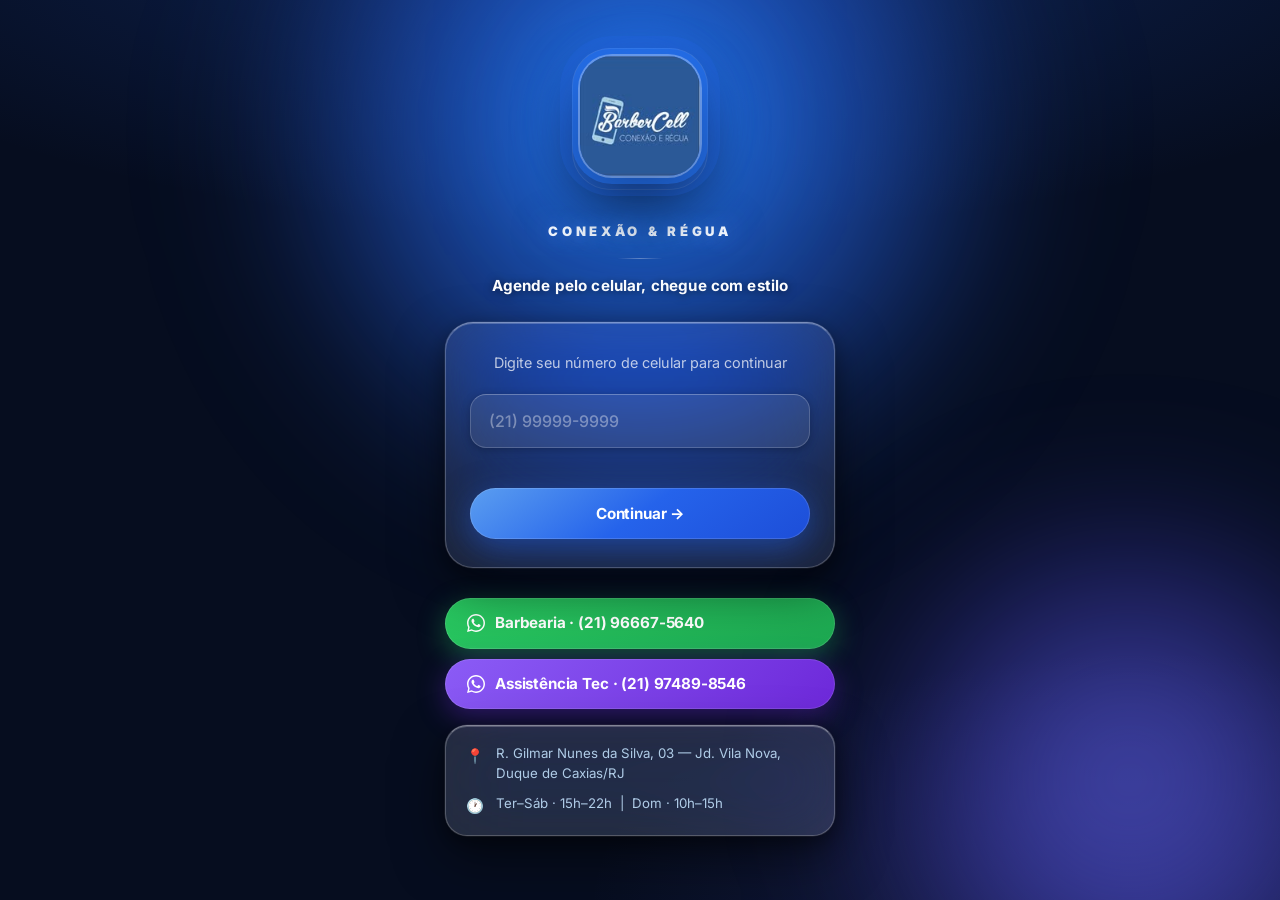
<file: index.html>
<!DOCTYPE html>
<html lang="pt-BR">
<head>
  <meta charset="UTF-8" />
  <meta name="viewport" content="width=device-width, initial-scale=1.0" />
  <title>BarberCell — Conexão & Régua</title>
  <link rel="stylesheet" href="style.css" />
  <link rel="preconnect" href="https://fonts.googleapis.com" />
  <link href="https://fonts.googleapis.com/css2?family=Inter:wght@300;400;500;600;700&display=swap" rel="stylesheet" />
</head>
<body class="home-page">

  <!-- Splash Screen (primeiro acesso) -->
  <div class="splash-screen" id="splash-screen">
    <div class="splash-logo-wrap">
      <img src="logo.jpg" alt="BarberCell" class="splash-logo" />
    </div>
    <p class="splash-slogan">BarberCell</p>
    <p class="splash-sub">Conexão &amp; Régua</p>
    <div class="splash-bar-wrap">
      <div class="splash-bar" id="splash-bar"></div>
    </div>
  </div>

  <div class="home-container">

    <!-- Logo -->
    <div class="hero">
      <div class="hero-logo">
        <img src="logo.jpg" alt="BarberCell" class="logo-img" />
      </div>
      <p class="hero-slogan">Conexão & Régua</p>
      <div class="hero-divider"></div>
      <p class="hero-tagline">Agende pelo celular, chegue com estilo</p>
    </div>

    <!-- TELA 1: Digite seu telefone -->
    <div class="entry-card" id="card-phone">
      <p class="entry-desc">Digite seu número de celular para continuar</p>
      <div class="form-group">
        <input type="tel" id="phone-input" placeholder="(21) 99999-9999"
               maxlength="15" autocomplete="tel" />
        <span class="field-error" id="err-phone"></span>
      </div>
      <button class="btn btn-primary btn-full" id="btn-phone">Continuar →</button>
    </div>

    <!-- TELA 1b: Confirmar número -->
    <div class="entry-card hidden" id="card-confirm-phone">
      <div class="welcome-icon">📱</div>
      <h3 class="welcome-title" style="font-size:1.1rem">Este é o seu número?</h3>
      <p class="confirm-phone-display" id="confirm-phone-display"></p>
      <div class="entry-actions">
        <button class="btn btn-outline" id="btn-edit-phone">✎ Editar</button>
        <button class="btn btn-primary" id="btn-confirm-phone">Sim, continuar →</button>
      </div>
    </div>

    <!-- TELA 2: Senha admin -->
    <div class="entry-card hidden" id="card-password">
      <div class="admin-badge">🔐 Área Administrativa</div>
      <p class="entry-desc">Digite a senha para acessar o painel</p>
      <div class="form-group">
        <input type="password" id="password-input" placeholder="Senha"
               autocomplete="current-password" />
        <span class="field-error" id="err-password"></span>
      </div>
      <div class="entry-actions">
        <button class="btn btn-outline" id="btn-back-phone">← Voltar</button>
        <button class="btn btn-primary" id="btn-login">Entrar</button>
      </div>
    </div>

    <!-- TELA 3: Bem-vindo de volta -->
    <div class="entry-card hidden" id="card-welcome">
      <div class="welcome-icon">👋</div>
      <h3 class="welcome-title">Bem-vindo de volta,<br><span id="welcome-name"></span>!</h3>

      <!-- Próximo agendamento (preenchido via JS se houver) -->
      <div class="next-booking-wrap hidden" id="next-booking-wrap">
        <div class="next-booking-card" id="next-booking-card"></div>
      </div>

      <p class="entry-desc" style="margin-top:8px">O que você precisa?</p>
      <div class="choice-grid">
        <button class="choice-btn barber" id="btn-agendar-returning">
          <div class="choice-icon-wrap">✂️</div>
          <strong class="choice-name">Barbearia</strong>
          <span class="choice-desc">Cortes, barba e mais</span>
        </button>
        <button class="choice-btn tech" id="btn-choice-at-welcome">
          <div class="choice-icon-wrap">📱</div>
          <strong class="choice-name">Assistência Técnica</strong>
          <span class="choice-desc">Celulares e eletrônicos</span>
        </button>
      </div>
      <button class="btn btn-secondary btn-full" id="btn-consultar-returning" style="margin-top:10px">🔍 Ver meus agendamentos</button>
      <button class="btn btn-outline btn-full" id="btn-back-welcome" style="margin-top:8px">← Não sou eu</button>
    </div>

    <!-- TELA 4: Novo cliente — cadastro -->
    <div class="entry-card hidden" id="card-register">
      <div class="welcome-icon">👋</div>
      <h3 class="welcome-title">Você é novo por aqui!</h3>
      <p class="entry-desc" style="margin-top:8px">Cadastro rápido — só o seu nome!</p>
      <div class="name-row">
        <div class="form-group">
          <label for="register-nome">Nome</label>
          <input type="text" id="register-nome" placeholder="Ex: Rafael" autocomplete="given-name" />
          <span class="field-error" id="err-register-nome"></span>
        </div>
        <div class="form-group">
          <label for="register-sobrenome">Sobrenome</label>
          <input type="text" id="register-sobrenome" placeholder="Ex: Silva" autocomplete="family-name" />
          <span class="field-error" id="err-register-sobre"></span>
        </div>
      </div>
      <div class="entry-actions">
        <button class="btn btn-outline" id="btn-back-register">← Voltar</button>
        <button class="btn btn-primary" id="btn-register">Cadastrar →</button>
      </div>
    </div>

    <!-- TELA 5: Escolher serviço (novo cliente) -->
    <div class="entry-card hidden" id="card-choose-service">
      <div class="welcome-icon">🏪</div>
      <h3 class="welcome-title">O que você procura?</h3>
      <p class="entry-desc">Escolha o serviço</p>
      <div class="choice-grid">
        <button class="choice-btn barber" id="btn-choice-barbearia">
          <div class="choice-icon-wrap">✂️</div>
          <strong class="choice-name">Barbearia</strong>
          <span class="choice-desc">Cortes, barba e mais</span>
        </button>
        <button class="choice-btn tech" id="btn-choice-assistencia">
          <div class="choice-icon-wrap">📱</div>
          <strong class="choice-name">Assistência Técnica</strong>
          <span class="choice-desc">Celulares e eletrônicos</span>
        </button>
      </div>
    </div>

    <!-- TELA 6: Quem é você? (admin) -->
    <div class="entry-card hidden" id="card-choose-admin">
      <div class="welcome-icon">👤</div>
      <h3 class="welcome-title">Quem é você?</h3>
      <p class="entry-desc">Selecione seu painel</p>
      <div class="choice-grid">
        <button class="choice-btn ana" id="btn-admin-ana">
          <div class="choice-icon-wrap">📱</div>
          <strong class="choice-name">Ana</strong>
          <span class="choice-desc">Assistência Técnica</span>
        </button>
        <button class="choice-btn dammy" id="btn-admin-dammy">
          <div class="choice-icon-wrap">✂️</div>
          <strong class="choice-name">Dammy</strong>
          <span class="choice-desc">Barbearia</span>
        </button>
      </div>
    </div>

    <!-- Botões WhatsApp -->
    <div class="wpp-home-wrap">
      <a class="btn-wpp-home"
         href="https://wa.me/5521966675640?text=Ol%C3%A1!%20Vim%20pelo%20site%20da%20BarberCell%20e%20gostaria%20de%20agendar%20um%20corte%20%E2%9C%82%EF%B8%8F"
         target="_blank" rel="noopener">
        <svg viewBox="0 0 24 24" fill="currentColor" width="18" height="18">
          <path d="M17.472 14.382c-.297-.149-1.758-.867-2.03-.967-.273-.099-.471-.148-.67.15-.197.297-.767.966-.94 1.164-.173.199-.347.223-.644.075-.297-.15-1.255-.463-2.39-1.475-.883-.788-1.48-1.761-1.653-2.059-.173-.297-.018-.458.13-.606.134-.133.298-.347.446-.52.149-.174.198-.298.298-.497.099-.198.05-.371-.025-.52-.075-.149-.669-1.612-.916-2.207-.242-.579-.487-.5-.669-.51-.173-.008-.371-.01-.57-.01-.198 0-.52.074-.792.372-.272.297-1.04 1.016-1.04 2.479 0 1.462 1.065 2.875 1.213 3.074.149.198 2.096 3.2 5.077 4.487.709.306 1.262.489 1.694.625.712.227 1.36.195 1.871.118.571-.085 1.758-.719 2.006-1.413.248-.694.248-1.289.173-1.413-.074-.124-.272-.198-.57-.347z"/>
          <path d="M12 0C5.373 0 0 5.373 0 12c0 2.123.554 4.117 1.526 5.847L.057 23.882l6.195-1.438A11.934 11.934 0 0012 24c6.627 0 12-5.373 12-12S18.627 0 12 0zm0 22c-1.898 0-3.667-.524-5.178-1.432l-.371-.221-3.841.892.921-3.736-.242-.385A9.955 9.955 0 012 12C2 6.477 6.477 2 12 2s10 4.477 10 10-4.477 10-10 10z"/>
        </svg>
        Barbearia · (21) 96667-5640
      </a>
      <a class="btn-wpp-home btn-wpp-at"
         href="https://wa.me/5521974898546?text=Ol%C3%A1%20Ana!%20Vim%20pelo%20site%20da%20BarberCell%20e%20gostaria%20de%20informa%C3%A7%C3%B5es%20sobre%20assist%C3%AAncia%20t%C3%A9cnica%20%F0%9F%93%B1"
         target="_blank" rel="noopener">
        <svg viewBox="0 0 24 24" fill="currentColor" width="18" height="18">
          <path d="M17.472 14.382c-.297-.149-1.758-.867-2.03-.967-.273-.099-.471-.148-.67.15-.197.297-.767.966-.94 1.164-.173.199-.347.223-.644.075-.297-.15-1.255-.463-2.39-1.475-.883-.788-1.48-1.761-1.653-2.059-.173-.297-.018-.458.13-.606.134-.133.298-.347.446-.52.149-.174.198-.298.298-.497.099-.198.05-.371-.025-.52-.075-.149-.669-1.612-.916-2.207-.242-.579-.487-.5-.669-.51-.173-.008-.371-.01-.57-.01-.198 0-.52.074-.792.372-.272.297-1.04 1.016-1.04 2.479 0 1.462 1.065 2.875 1.213 3.074.149.198 2.096 3.2 5.077 4.487.709.306 1.262.489 1.694.625.712.227 1.36.195 1.871.118.571-.085 1.758-.719 2.006-1.413.248-.694.248-1.289.173-1.413-.074-.124-.272-.198-.57-.347z"/>
          <path d="M12 0C5.373 0 0 5.373 0 12c0 2.123.554 4.117 1.526 5.847L.057 23.882l6.195-1.438A11.934 11.934 0 0012 24c6.627 0 12-5.373 12-12S18.627 0 12 0zm0 22c-1.898 0-3.667-.524-5.178-1.432l-.371-.221-3.841.892.921-3.736-.242-.385A9.955 9.955 0 012 12C2 6.477 6.477 2 12 2s10 4.477 10 10-4.477 10-10 10z"/>
        </svg>
        Assistência Tec · (21) 97489-8546
      </a>
    </div>

    <!-- Info da barbearia -->
    <div class="home-info">
      <div class="info-item">
        <span class="info-icon">📍</span>
        <span>R. Gilmar Nunes da Silva, 03 — Jd. Vila Nova, Duque de Caxias/RJ</span>
      </div>
      <div class="info-item">
        <span class="info-icon">🕐</span>
        <span>Ter–Sáb · 15h–22h &nbsp;|&nbsp; Dom · 10h–15h</span>
      </div>
    </div>

  </div>

  <div class="loading-overlay hidden" id="loading-overlay">
    <div class="spinner"></div>
    <p id="loading-msg">Verificando...</p>
  </div>

  <script src="api.js"></script>
  <script>
    // --- Splash screen (só na primeira visita da sessão) ---
    (function initSplash() {
      const bar     = document.getElementById('splash-bar');
      const splash  = document.getElementById('splash-screen');
      let   pct     = 0;
      const iv = setInterval(() => {
        pct += Math.random() * 14 + 4;
        if (pct >= 100) { pct = 100; clearInterval(iv); }
        bar.style.width = pct + '%';
        if (pct >= 100) setTimeout(() => {
          splash.classList.add('hide');
          setTimeout(() => splash.remove(), 650);
        }, 180);
      }, 70);
    })();

    // --- Loading messages temáticas (barbearia) ---
    const LOADING_BARBER = [
      'Separando a gilete...', 'Ajustando o pezinho...', 'Trocando o pente...',
      'Preparando a navalha...', 'Passando a régua...', 'Aquecendo a toalha...'
    ];
    const LOADING_AT = [
      'Verificando o conector...', 'Testando a tela...', 'Checando a bateria...',
      'Diagnóstico em andamento...', 'Limpando contatos...', 'Testando o software...'
    ];
    let _loadingTimer = null;
    function showLoading(msg, mode) {
      const msgs  = mode === 'at' ? LOADING_AT : LOADING_BARBER;
      const msgEl = document.getElementById('loading-msg');
      msgEl.textContent = msgs[0];
      document.getElementById('loading-overlay').classList.remove('hidden');
      let i = 0;
      _loadingTimer = setInterval(() => {
        i = (i + 1) % msgs.length;
        msgEl.textContent = msgs[i];
      }, 1800);
    }
    function hideLoading() {
      clearInterval(_loadingTimer);
      document.getElementById('loading-overlay').classList.add('hidden');
    }

    // --- Helper: aplica estado logado ---
    function setLoggedIn(name) {
      document.body.classList.add('is-logged-in');
    }
    function clearLoggedIn() {
      document.body.classList.remove('is-logged-in');
    }

    // --- Auto-restaurar sessão se já logado ---
    (function autoRestore() {
      const phone = sessionStorage.getItem('clientPhone');
      const name  = sessionStorage.getItem('clientName');
      if (!phone || !name) return;
      setLoggedIn(name);
      document.getElementById('welcome-name').textContent = name;
      showCard('card-welcome');
      loadNextBooking(phone);
    })();

    // Formata telefone enquanto digita
    document.getElementById('phone-input').addEventListener('input', function () {
      let v = this.value.replace(/\D/g, '').slice(0, 11);
      if (v.length > 10)     v = v.replace(/^(\d{2})(\d{5})(\d{4})$/, '($1) $2-$3');
      else if (v.length > 6) v = v.replace(/^(\d{2})(\d{4})(\d*)$/,   '($1) $2-$3');
      else if (v.length > 2) v = v.replace(/^(\d{2})(\d*)$/,           '($1) $2');
      this.value = v;
    });

    // Enter nos campos
    document.getElementById('phone-input').addEventListener('keydown',    e => { if (e.key === 'Enter') document.getElementById('btn-phone').click(); });
    document.getElementById('password-input').addEventListener('keydown', e => { if (e.key === 'Enter') document.getElementById('btn-login').click(); });
    document.getElementById('register-nome').addEventListener('keydown',     e => { if (e.key === 'Enter') document.getElementById('register-sobrenome').focus(); });
    document.getElementById('register-sobrenome').addEventListener('keydown', e => { if (e.key === 'Enter') document.getElementById('btn-register').click(); });

    // --- TELA 1: Mostra confirmação do número ---
    document.getElementById('btn-phone').addEventListener('click', () => {
      const raw   = document.getElementById('phone-input').value.replace(/\D/g, '');
      const errEl = document.getElementById('err-phone');
      errEl.textContent = '';
      if (raw.length < 10) { errEl.textContent = 'Digite um número válido.'; return; }
      let fmt = raw;
      if (raw.length === 11)      fmt = raw.replace(/^(\d{2})(\d{5})(\d{4})$/, '($1) $2-$3');
      else if (raw.length === 10) fmt = raw.replace(/^(\d{2})(\d{4})(\d{4})$/, '($1) $2-$3');
      document.getElementById('confirm-phone-display').textContent = fmt;
      showCard('card-confirm-phone');
    });

    // --- TELA 1b: Confirmar → chama API ---
    document.getElementById('btn-confirm-phone').addEventListener('click', async () => {
      const raw = document.getElementById('phone-input').value.replace(/\D/g, '');
      showLoading('Verificando...', 'barber');
      try {
        const res = await API.checkPhone(raw);
        if (res.type === 'admin') {
          sessionStorage.setItem('adminPhone', raw);
          if (res.adminNome) sessionStorage.setItem('adminNome', res.adminNome);
          showCard('card-password');
        } else if (res.type === 'returning') {
          sessionStorage.setItem('clientPhone', raw);
          sessionStorage.setItem('clientName',  res.nome);
          document.getElementById('welcome-name').textContent = res.nome;
          setLoggedIn(res.nome);
          showCard('card-welcome');
          loadNextBooking(raw);
        } else {
          sessionStorage.setItem('clientPhone', raw);
          setLoggedIn(null);
          showCard('card-register');
          document.getElementById('register-nome').focus();
        }
      } catch {
        showCard('card-phone');
        document.getElementById('err-phone').textContent = 'Erro ao verificar. Tente novamente.';
      } finally {
        hideLoading();
      }
    });

    // --- Próximo agendamento nas próximas 24h ---
    async function loadNextBooking(phone) {
      try {
        const data = await API.consultarAgendamento(phone);
        if (!data || !data.length) return;
        const now  = new Date();
        const next = data
          .filter(b => {
            if (!b.dataAgendada || !b.horario) return false;
            if (b.status === 'CANCELADO' || b.status === 'REJEITADO') return false;
            const [h, m] = (b.horario || '00:00').split(':').map(Number);
            const [y, mo, d] = b.dataAgendada.split('-').map(Number);
            const dt = new Date(y, mo - 1, d, h, m);
            const diff = (dt - now) / 36e5; // horas
            return diff >= 0 && diff <= 24;
          })
          .sort((a, b) => a.dataAgendada.localeCompare(b.dataAgendada) || a.horario.localeCompare(b.horario))[0];

        if (!next) return;
        const [y, mo, d] = next.dataAgendada.split('-');
        const statusColors = {
          'AGUARDANDO CONFIRMAÇÃO': '#FF9F0A',
          'CONFIRMADO': '#30D158',
          'CONCLUÍDO':  '#5E5CE6',
        };
        const color = statusColors[next.status] || '#7A9FBE';
        document.getElementById('next-booking-card').innerHTML = `
          <div class="nb-header">
            <span class="nb-tag">📅 Próximas 24h</span>
            <span class="nb-status" style="color:${color}">${next.status}</span>
          </div>
          <div class="nb-info">
            <span class="nb-service">${next.servico}</span>
            <span class="nb-datetime">${d}/${mo}/${y} às ${next.horario}</span>
          </div>
        `;
        document.getElementById('next-booking-wrap').classList.remove('hidden');
      } catch {}
    }

    // --- TELA 1b: Editar número ---
    document.getElementById('btn-edit-phone').addEventListener('click', () => {
      showCard('card-phone');
      document.getElementById('phone-input').focus();
    });

    // --- TELA 2: Login admin ---
    document.getElementById('btn-login').addEventListener('click', async () => {
      const pwd   = document.getElementById('password-input').value;
      const errEl = document.getElementById('err-password');
      errEl.textContent = '';
      if (!pwd) { errEl.textContent = 'Digite a senha.'; return; }

      showLoading('Verificando...', 'barber');
      try {
        const phone = sessionStorage.getItem('adminPhone') || '';
        const res   = await API.adminLogin(phone, pwd);
        if (res.success) {
          sessionStorage.setItem('adminAuth', 'true');
          sessionStorage.setItem('adminPwd', pwd);
          setLoggedIn(null);
          const adminNome = (sessionStorage.getItem('adminNome') || '').toLowerCase();
          if (adminNome.includes('ana')) {
            sessionStorage.setItem('adminType', 'ana');
            window.location.href = 'assistencia-admin.html';
          } else if (adminNome.includes('dammy') || adminNome.includes('damy')) {
            sessionStorage.setItem('adminType', 'dammy');
            window.location.href = 'admin.html';
          } else {
            showCard('card-choose-admin');
          }
        } else {
          errEl.textContent = 'Senha incorreta.';
          document.getElementById('password-input').value = '';
        }
      } catch {
        errEl.textContent = 'Erro. Tente novamente.';
      } finally {
        hideLoading();
      }
    });

    // --- TELA 3: Cliente retornando ---
    document.getElementById('btn-agendar-returning').addEventListener('click', () => {
      window.location.href = 'agendamento.html';
    });
    document.getElementById('btn-choice-at-welcome').addEventListener('click', () => {
      window.location.href = 'assistencia.html';
    });
    document.getElementById('btn-consultar-returning').addEventListener('click', () => {
      const phone = sessionStorage.getItem('clientPhone') || '';
      window.location.href = `consulta.html?phone=${phone}`;
    });

    // --- TELA 4: Cadastro novo cliente ---
    document.getElementById('btn-register').addEventListener('click', async () => {
      const nome      = document.getElementById('register-nome').value.trim();
      const sobrenome = document.getElementById('register-sobrenome').value.trim();
      const errNome   = document.getElementById('err-register-nome');
      const errSobre  = document.getElementById('err-register-sobre');
      errNome.textContent = ''; errSobre.textContent = '';

      if (nome.length < 2)      { errNome.textContent  = 'Digite seu nome.';      return; }
      if (sobrenome.length < 2) { errSobre.textContent = 'Digite seu sobrenome.'; return; }

      const nomeCompleto = `${nome} ${sobrenome}`;
      showLoading('Salvando cadastro...');
      try {
        const phone = sessionStorage.getItem('clientPhone') || '';
        await API.registerClient(phone, nomeCompleto);
        sessionStorage.setItem('clientName', nomeCompleto);
        showCard('card-choose-service');
      } catch {
        errNome.textContent = 'Erro ao cadastrar. Tente novamente.';
      } finally {
        hideLoading();
      }
    });

    // --- Voltar ---
    document.getElementById('btn-back-phone').addEventListener('click', () => { clearLoggedIn(); showCard('card-phone'); });
    document.getElementById('btn-back-welcome').addEventListener('click', () => {
      sessionStorage.removeItem('clientPhone');
      sessionStorage.removeItem('clientName');
      clearLoggedIn();
      showCard('card-phone');
    });
    document.getElementById('btn-back-register').addEventListener('click', () => { clearLoggedIn(); showCard('card-phone'); });

    // --- Escolha de serviço (cliente) ---
    document.getElementById('btn-choice-barbearia').addEventListener('click', () => {
      window.location.href = 'agendamento.html';
    });
    document.getElementById('btn-choice-assistencia').addEventListener('click', () => {
      window.location.href = 'assistencia.html';
    });

    // --- Escolha de admin ---
    document.getElementById('btn-admin-ana').addEventListener('click', () => {
      sessionStorage.setItem('adminType', 'ana');
      window.location.href = 'assistencia-admin.html';
    });
    document.getElementById('btn-admin-dammy').addEventListener('click', () => {
      sessionStorage.setItem('adminType', 'dammy');
      window.location.href = 'admin.html';
    });

    // --- Helpers ---
    function showCard(id) {
      ['card-phone','card-confirm-phone','card-password','card-welcome','card-register',
       'card-choose-service','card-choose-admin']
        .forEach(c => document.getElementById(c).classList.add('hidden'));
      document.getElementById(id).classList.remove('hidden');
    }

  </script>
</body>
</html>
</file>
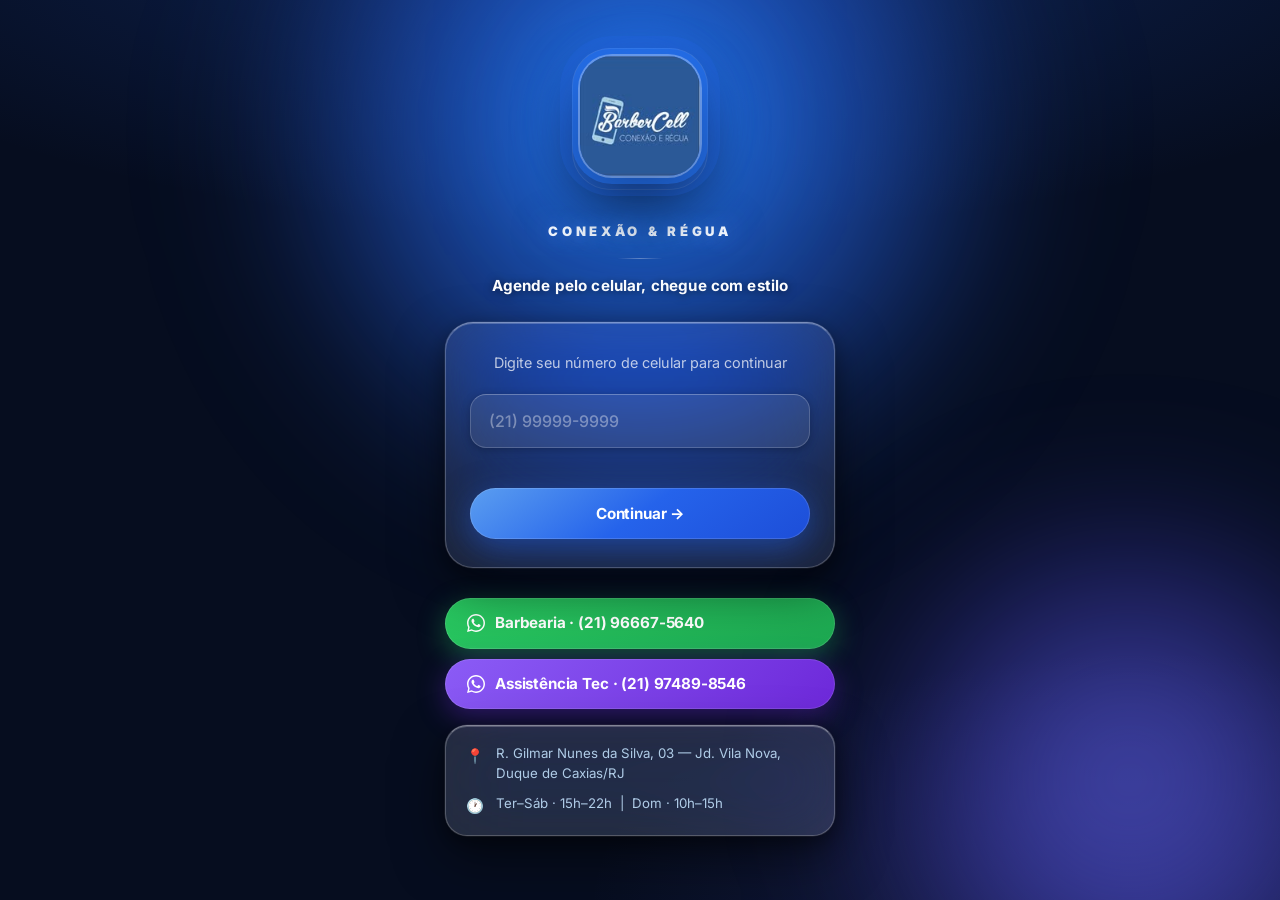
<file: admin.html>
<!DOCTYPE html>
<html lang="pt-BR">
<head>
  <meta charset="UTF-8" />
  <meta name="viewport" content="width=device-width, initial-scale=1.0" />
  <title>Admin — BarberCell · Conexão & Régua</title>
  <link rel="stylesheet" href="style.css" />
  <link rel="preconnect" href="https://fonts.googleapis.com" />
  <link href="https://fonts.googleapis.com/css2?family=Inter:wght@300;400;500;600;700&display=swap" rel="stylesheet" />
</head>
<body class="admin-page">

  <div class="admin-dashboard" id="admin-dashboard">

    <header class="admin-header">
      <div class="admin-header-left">
        <img src="logo.jpg" alt="BarberCell" class="admin-logo-img" />
        <div>
          <span class="admin-logo">BarberCell</span>
          <span class="admin-title">Painel</span>
        </div>
      </div>
      <div class="admin-header-right">
        <button class="btn btn-sm btn-outline" id="refresh-btn">↻</button>
        <button class="btn btn-sm btn-danger" id="logout-btn">Sair</button>
      </div>
    </header>

    <main class="admin-main">

      <!-- Abas principais -->
      <div class="admin-tabs">
        <button class="admin-tab active" data-tab="agendamentos">📅 Agendamentos</button>
        <button class="admin-tab" data-tab="financeiro">💰 Financeiro</button>
        <button class="admin-tab" data-tab="servicos">✂️ Serviços</button>
      </div>

      <!-- ===== PAINEL: AGENDAMENTOS ===== -->
      <div class="admin-panel active" id="panel-agendamentos">

        <!-- Stats Cards -->
        <div class="stats-grid">
          <div class="stat-card pending">
            <div class="stat-icon">⏳</div>
            <div class="stat-info">
              <span class="stat-label">Aguardando</span>
              <strong class="stat-value" id="stat-pending">0</strong>
            </div>
          </div>
          <div class="stat-card confirmed">
            <div class="stat-icon">✅</div>
            <div class="stat-info">
              <span class="stat-label">Confirmados</span>
              <strong class="stat-value" id="stat-confirmed">0</strong>
            </div>
          </div>
          <div class="stat-card done">
            <div class="stat-icon">⭐</div>
            <div class="stat-info">
              <span class="stat-label">Concluídos</span>
              <strong class="stat-value" id="stat-done">0</strong>
            </div>
          </div>
          <div class="stat-card cancelled">
            <div class="stat-icon">❌</div>
            <div class="stat-info">
              <span class="stat-label">Cancelados</span>
              <strong class="stat-value" id="stat-cancelled">0</strong>
            </div>
          </div>
        </div>

        <!-- Período + filtro status -->
        <div class="admin-toolbar">
          <select class="period-select" id="period-select">
            <option value="futuro">Hoje &amp; próximos</option>
            <option value="hoje">Somente hoje</option>
            <option value="semana">Esta semana</option>
            <option value="mes">Este mês</option>
            <option value="antigos">Agendamentos passados</option>
          </select>
          <div class="filter-pills" id="filter-pills">
            <button class="filter-btn active" data-filter="all">Todos</button>
            <button class="filter-btn" data-filter="AGUARDANDO CONFIRMAÇÃO">Aguardando</button>
            <button class="filter-btn" data-filter="CONFIRMADO">Confirmados</button>
            <button class="filter-btn" data-filter="CONCLUÍDO">Concluídos</button>
            <button class="filter-btn" data-filter="CANCELADO">Cancelados</button>
          </div>
        </div>

        <!-- Cards de agendamentos -->
        <div class="bookings-list" id="bookings-list">
          <p class="bookings-empty">Carregando...</p>
        </div>

      </div>

      <!-- ===== PAINEL: FINANCEIRO ===== -->
      <div class="admin-panel" id="panel-financeiro">

        <div class="admin-toolbar">
          <select class="period-select" id="fin-period-select">
            <option value="hoje">Hoje</option>
            <option value="semana">Esta semana</option>
            <option value="mes" selected>Este mês</option>
            <option value="total">Todo o período</option>
          </select>
        </div>

        <div class="financial-grid">
          <div class="financial-card highlight">
            <span class="financial-label">Receita Concluída</span>
            <strong class="financial-value" id="fin-receita">R$ 0,00</strong>
            <span class="financial-sub" id="fin-receita-count">0 atendimentos</span>
          </div>
          <div class="financial-card">
            <span class="financial-label">A receber (Confirmados)</span>
            <strong class="financial-value" id="fin-confirmados">R$ 0,00</strong>
            <span class="financial-sub" id="fin-confirmados-count">0 agendamentos</span>
          </div>
          <div class="financial-card">
            <span class="financial-label">Pendente de confirmação</span>
            <strong class="financial-value" id="fin-pendentes">R$ 0,00</strong>
            <span class="financial-sub" id="fin-pendentes-count">0 agendamentos</span>
          </div>
          <div class="financial-card">
            <span class="financial-label">Cancelados / Rejeitados</span>
            <strong class="financial-value" id="fin-cancelados">R$ 0,00</strong>
            <span class="financial-sub" id="fin-cancelados-count">0 agendamentos</span>
          </div>
        </div>

        <p class="fin-note">Apenas agendamentos com status <strong>CONCLUÍDO</strong> são contados como receita.</p>

      </div>

      <!-- ===== PAINEL: SERVIÇOS ===== -->
      <div class="admin-panel" id="panel-servicos">

        <!-- Botão abrir formulário -->
        <button class="btn btn-primary" id="btn-show-svc-form" style="margin-bottom:16px">+ Novo Serviço</button>

        <!-- Formulário adicionar (oculto por padrão) -->
        <div class="svc-form-card hidden" id="svc-form-card">
          <h4 class="svc-form-title">Novo Serviço</h4>
          <div class="svc-form-grid">
            <div class="form-group">
              <label for="svc-name">Nome</label>
              <input type="text" id="svc-name" placeholder="Ex: Pigmentação" />
            </div>
            <div class="form-group">
              <label for="svc-price">Preço (R$)</label>
              <input type="number" id="svc-price" placeholder="0,00" step="0.01" min="0" />
            </div>
            <div class="form-group">
              <label for="svc-duration">Duração</label>
              <input type="text" id="svc-duration" placeholder="30 min" />
            </div>
          </div>
          <div style="display:flex;gap:10px;flex-wrap:wrap">
            <button class="btn btn-primary" id="btn-add-service">Salvar</button>
            <button class="btn btn-outline" id="btn-cancel-svc-form">Cancelar</button>
          </div>
          <span class="field-error" id="err-svc"></span>
        </div>

        <!-- Lista de serviços -->
        <div id="services-admin-list">
          <p style="color:var(--text-tertiary);text-align:center;padding:24px">Carregando...</p>
        </div>

      </div>

    </main>
  </div><!-- /.admin-dashboard -->

  <!-- Loading overlay -->
  <div class="loading-overlay hidden" id="loading-overlay">
    <div class="spinner"></div>
    <p id="loading-msg">Separando a gilete...</p>
  </div>

  <!-- Modal de confirmação -->
  <div class="modal-overlay hidden" id="modal-overlay">
    <div class="modal">
      <h4 id="modal-title">Confirmar ação</h4>
      <p id="modal-body"></p>
      <div class="modal-actions">
        <button class="btn btn-outline" id="modal-cancel">Cancelar</button>
        <button class="btn btn-primary" id="modal-confirm">Confirmar</button>
      </div>
    </div>
  </div>

  <script src="api.js"></script>
  <script src="admin.js"></script>
</body>
</html>
</file>
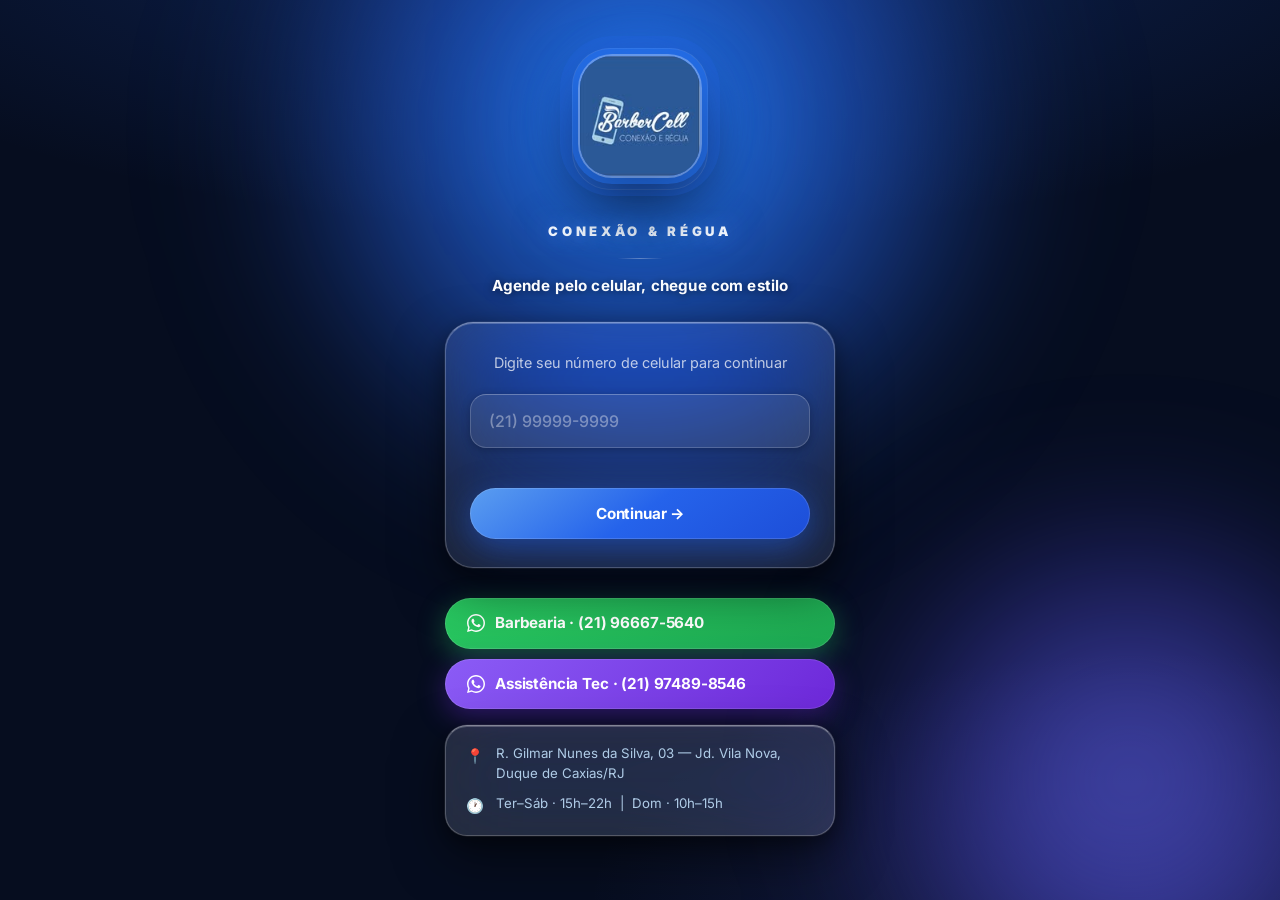
<file: assistencia-admin.html>
<!DOCTYPE html>
<html lang="pt-BR">
<head>
  <meta charset="UTF-8" />
  <meta name="viewport" content="width=device-width, initial-scale=1.0" />
  <title>Admin AT — BarberCell</title>
  <link rel="stylesheet" href="style.css" />
  <link rel="preconnect" href="https://fonts.googleapis.com" />
  <link href="https://fonts.googleapis.com/css2?family=Inter:wght@300;400;500;600;700&display=swap" rel="stylesheet" />
</head>
<body class="admin-page">

  <div class="admin-dashboard" id="admin-dashboard">

    <header class="admin-header">
      <div class="admin-header-left">
        <img src="logo.jpg" alt="BarberCell" class="admin-logo-img" />
        <div>
          <span class="admin-logo">BarberCell</span>
          <span class="admin-title">Assistência Técnica</span>
        </div>
      </div>
      <div class="admin-header-right">
        <button class="btn btn-sm btn-outline" id="refresh-btn">↻</button>
        <button class="btn btn-sm btn-danger"  id="logout-btn">Sair</button>
      </div>
    </header>

    <main class="admin-main">

      <!-- Abas -->
      <div class="admin-tabs">
        <button class="admin-tab active" data-tab="reparos">🔧 Reparos</button>
        <button class="admin-tab" data-tab="financeiro">💰 Financeiro</button>
      </div>

      <!-- ===== PAINEL: REPAROS ===== -->
      <div class="admin-panel active" id="panel-reparos">

        <!-- Stats -->
        <div class="stats-grid">
          <div class="stat-card pending">
            <div class="stat-icon">⏳</div>
            <div class="stat-info">
              <span class="stat-label">Aguardando</span>
              <strong class="stat-value" id="stat-pending">0</strong>
            </div>
          </div>
          <div class="stat-card confirmed">
            <div class="stat-icon">🔧</div>
            <div class="stat-info">
              <span class="stat-label">Em Andamento</span>
              <strong class="stat-value" id="stat-progress">0</strong>
            </div>
          </div>
          <div class="stat-card done">
            <div class="stat-icon">✅</div>
            <div class="stat-info">
              <span class="stat-label">Concluídos</span>
              <strong class="stat-value" id="stat-done">0</strong>
            </div>
          </div>
          <div class="stat-card cancelled">
            <div class="stat-icon">❌</div>
            <div class="stat-info">
              <span class="stat-label">Cancelados</span>
              <strong class="stat-value" id="stat-cancelled">0</strong>
            </div>
          </div>
        </div>

        <!-- Toolbar -->
        <div class="admin-toolbar">
          <div class="filter-pills" id="filter-pills">
            <button class="filter-btn active" data-filter="all">Todos</button>
            <button class="filter-btn" data-filter="AGUARDANDO">Aguardando</button>
            <button class="filter-btn" data-filter="EM ANDAMENTO">Em Andamento</button>
            <button class="filter-btn" data-filter="CONCLUÍDO">Concluídos</button>
            <button class="filter-btn" data-filter="CANCELADO">Cancelados</button>
          </div>
        </div>

        <!-- Lista de reparos -->
        <div class="bookings-list" id="repairs-list">
          <p class="bookings-empty">Carregando...</p>
        </div>

      </div>

      <!-- ===== PAINEL: FINANCEIRO ===== -->
      <div class="admin-panel" id="panel-financeiro">
        <div class="financial-grid">
          <div class="financial-card highlight">
            <span class="financial-label">Receita Concluída</span>
            <strong class="financial-value" id="fin-receita">R$ 0,00</strong>
            <span class="financial-sub" id="fin-receita-count">0 reparos</span>
          </div>
          <div class="financial-card">
            <span class="financial-label">Em Andamento</span>
            <strong class="financial-value" id="fin-andamento">R$ 0,00</strong>
            <span class="financial-sub" id="fin-andamento-count">0 reparos</span>
          </div>
          <div class="financial-card">
            <span class="financial-label">Aguardando</span>
            <strong class="financial-value" id="fin-pendentes">R$ 0,00</strong>
            <span class="financial-sub" id="fin-pendentes-count">0 reparos</span>
          </div>
          <div class="financial-card">
            <span class="financial-label">Cancelados</span>
            <strong class="financial-value" id="fin-cancelados">R$ 0,00</strong>
            <span class="financial-sub" id="fin-cancelados-count">0 reparos</span>
          </div>
        </div>
        <p class="fin-note">Apenas reparos <strong>CONCLUÍDOS</strong> contam como receita.</p>
      </div>

    </main>
  </div>

  <!-- Loading -->
  <div class="loading-overlay hidden" id="loading-overlay">
    <div class="spinner"></div>
    <p id="loading-msg">Verificando o conector...</p>
  </div>

  <!-- Modal de confirmação -->
  <div class="modal-overlay hidden" id="modal-overlay">
    <div class="modal">
      <h4 id="modal-title">Confirmar ação</h4>
      <p  id="modal-body"></p>
      <div class="modal-actions">
        <button class="btn btn-outline" id="modal-cancel">Cancelar</button>
        <button class="btn btn-primary" id="modal-confirm">Confirmar</button>
      </div>
    </div>
  </div>

  <script src="api.js"></script>
  <script src="assistencia-admin.js"></script>
</body>
</html>
</file>
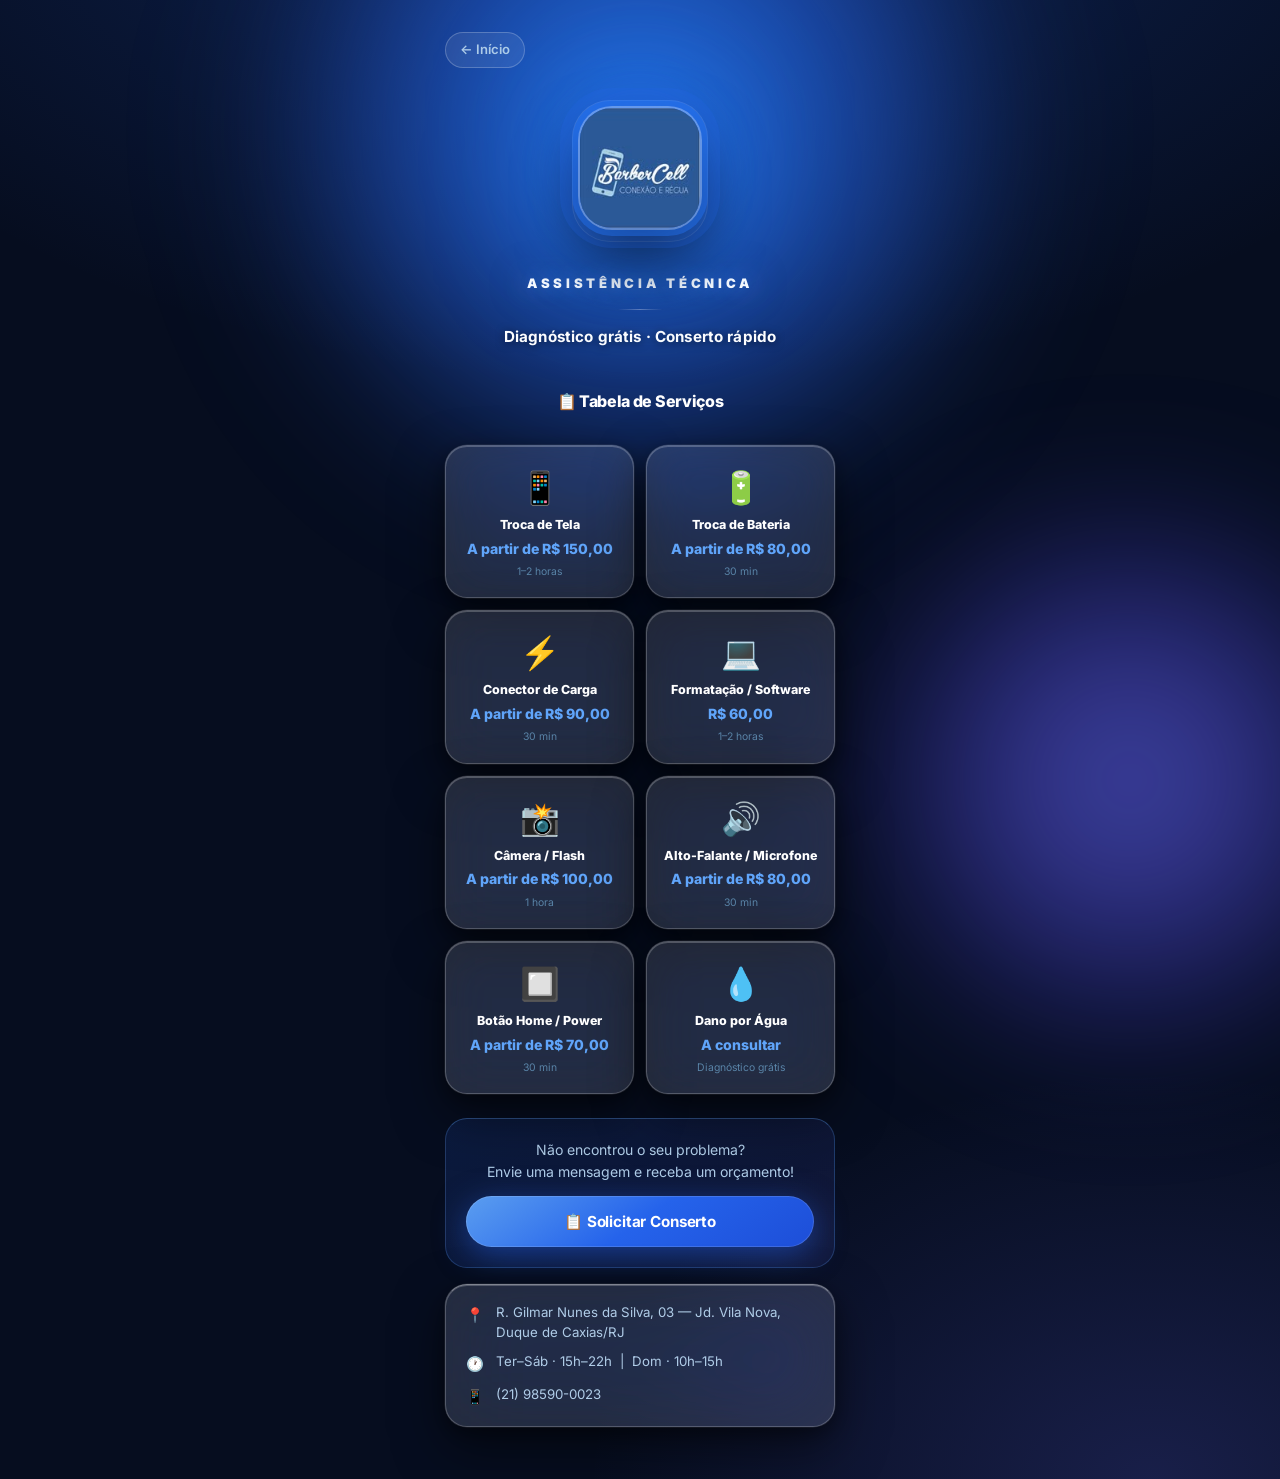
<file: assistencia.html>
<!DOCTYPE html>
<html lang="pt-BR">
<head>
  <meta charset="UTF-8" />
  <meta name="viewport" content="width=device-width, initial-scale=1.0" />
  <title>Assistência Técnica — BarberCell</title>
  <link rel="stylesheet" href="style.css" />
  <link rel="preconnect" href="https://fonts.googleapis.com" />
  <link href="https://fonts.googleapis.com/css2?family=Inter:wght@300;400;500;600;700;800;900&display=swap" rel="stylesheet" />
</head>
<body class="home-page">

  <div class="home-container">

    <!-- Voltar -->
    <div class="at-header">
      <a href="index.html" class="back-link">← Início</a>
    </div>

    <!-- Hero -->
    <div class="hero">
      <div class="hero-logo">
        <img src="logo.jpg" alt="BarberCell" class="logo-img" />
      </div>
      <p class="hero-slogan">Assistência Técnica</p>
      <div class="hero-divider"></div>
      <p class="hero-tagline">Diagnóstico grátis · Conserto rápido</p>
    </div>

    <!-- Portfólio de Serviços -->
    <p class="at-page-title">📋 Tabela de Serviços</p>

    <div class="at-services-grid">

      <div class="at-service-card">
        <span class="at-svc-icon">📱</span>
        <span class="at-svc-name">Troca de Tela</span>
        <span class="at-svc-price">A partir de R$ 150,00</span>
        <span class="at-svc-time">1–2 horas</span>
      </div>

      <div class="at-service-card">
        <span class="at-svc-icon">🔋</span>
        <span class="at-svc-name">Troca de Bateria</span>
        <span class="at-svc-price">A partir de R$ 80,00</span>
        <span class="at-svc-time">30 min</span>
      </div>

      <div class="at-service-card">
        <span class="at-svc-icon">⚡</span>
        <span class="at-svc-name">Conector de Carga</span>
        <span class="at-svc-price">A partir de R$ 90,00</span>
        <span class="at-svc-time">30 min</span>
      </div>

      <div class="at-service-card">
        <span class="at-svc-icon">💻</span>
        <span class="at-svc-name">Formatação / Software</span>
        <span class="at-svc-price">R$ 60,00</span>
        <span class="at-svc-time">1–2 horas</span>
      </div>

      <div class="at-service-card">
        <span class="at-svc-icon">📸</span>
        <span class="at-svc-name">Câmera / Flash</span>
        <span class="at-svc-price">A partir de R$ 100,00</span>
        <span class="at-svc-time">1 hora</span>
      </div>

      <div class="at-service-card">
        <span class="at-svc-icon">🔊</span>
        <span class="at-svc-name">Alto-Falante / Microfone</span>
        <span class="at-svc-price">A partir de R$ 80,00</span>
        <span class="at-svc-time">30 min</span>
      </div>

      <div class="at-service-card">
        <span class="at-svc-icon">🔲</span>
        <span class="at-svc-name">Botão Home / Power</span>
        <span class="at-svc-price">A partir de R$ 70,00</span>
        <span class="at-svc-time">30 min</span>
      </div>

      <div class="at-service-card">
        <span class="at-svc-icon">💧</span>
        <span class="at-svc-name">Dano por Água</span>
        <span class="at-svc-price">A consultar</span>
        <span class="at-svc-time">Diagnóstico grátis</span>
      </div>

    </div>

    <!-- CTA: Solicitar orçamento -->
    <div class="at-cta-card" id="at-cta-section">
      <p>Não encontrou o seu problema?<br>Envie uma mensagem e receba um orçamento!</p>
      <button class="btn btn-primary btn-full" id="btn-solicitar">📋 Solicitar Conserto</button>
    </div>

    <!-- Formulário de solicitação (oculto inicialmente) -->
    <div class="entry-card hidden" id="at-form-card" style="margin-top:0">
      <div class="welcome-icon">🔧</div>
      <h3 class="welcome-title" style="font-size:1.1rem">Solicitar Conserto</h3>
      <div class="at-request-form">
        <div class="form-group">
          <label for="at-name">Seu nome</label>
          <input type="text" id="at-name" placeholder="Nome completo" autocomplete="name" />
          <span class="field-error" id="err-at-name"></span>
        </div>
        <div class="form-group">
          <label for="at-phone">WhatsApp</label>
          <input type="tel" id="at-phone" placeholder="(21) 99999-9999" maxlength="15" autocomplete="tel" />
          <span class="field-error" id="err-at-phone"></span>
        </div>
        <div class="form-group">
          <label for="at-device">Modelo do aparelho</label>
          <input type="text" id="at-device" placeholder="Ex: Samsung A54, iPhone 13..." />
          <span class="field-error" id="err-at-device"></span>
        </div>
        <div class="form-group">
          <label for="at-problem">Descreva o problema</label>
          <textarea id="at-problem" placeholder="Ex: Tela quebrada, não carrega..." rows="3"
            style="background:rgba(255,255,255,0.09);border:1px solid rgba(255,255,255,0.18);border-radius:12px;padding:12px;color:#fff;font-family:inherit;font-size:0.9rem;resize:vertical;width:100%"></textarea>
          <span class="field-error" id="err-at-problem"></span>
        </div>
      </div>
      <div class="entry-actions" style="margin-top:16px">
        <button class="btn btn-outline" id="btn-cancel-at">Cancelar</button>
        <button class="btn btn-primary" id="btn-send-at">Enviar →</button>
      </div>
    </div>

    <!-- Sucesso -->
    <div class="entry-card hidden" id="at-success-card" style="margin-top:0;text-align:center">
      <div class="welcome-icon">✅</div>
      <h3 class="welcome-title">Solicitação enviada!</h3>
      <p class="entry-desc" style="margin-top:8px">
        Sua mensagem foi aberta no WhatsApp da Ana. Confirme o envio e aguarde o orçamento!
      </p>
      <button class="btn btn-primary btn-full" id="btn-at-home" style="margin-top:16px">← Voltar ao início</button>
    </div>

    <!-- Info -->
    <div class="home-info">
      <div class="info-item">
        <span class="info-icon">📍</span>
        <span>R. Gilmar Nunes da Silva, 03 — Jd. Vila Nova, Duque de Caxias/RJ</span>
      </div>
      <div class="info-item">
        <span class="info-icon">🕐</span>
        <span>Ter–Sáb · 15h–22h &nbsp;|&nbsp; Dom · 10h–15h</span>
      </div>
      <div class="info-item">
        <span class="info-icon">📱</span>
        <span>(21) 98590-0023</span>
      </div>
    </div>

  </div>

  <div class="loading-overlay hidden" id="loading-overlay">
    <div class="spinner"></div>
    <p id="loading-msg">Verificando o conector...</p>
  </div>

  <script src="api.js"></script>
  <script>
    // Pré-preencher com dados da sessão
    (function prefill() {
      const name  = sessionStorage.getItem('clientName')  || '';
      const phone = sessionStorage.getItem('clientPhone') || '';
      if (name)  { const el = document.getElementById('at-name');  el.value = name;  el.readOnly = true; }
      if (phone) {
        const p = phone.replace(/\D/g,'');
        let fmt = p;
        if (p.length === 11)      fmt = p.replace(/^(\d{2})(\d{5})(\d{4})$/, '($1) $2-$3');
        else if (p.length === 10) fmt = p.replace(/^(\d{2})(\d{4})(\d{4})$/, '($1) $2-$3');
        const el = document.getElementById('at-phone');
        el.value = fmt; el.readOnly = true;
      }
    })();

    // Formata telefone
    document.getElementById('at-phone').addEventListener('input', function () {
      if (this.readOnly) return;
      let v = this.value.replace(/\D/g,'').slice(0,11);
      if (v.length > 10)     v = v.replace(/^(\d{2})(\d{5})(\d{4})$/, '($1) $2-$3');
      else if (v.length > 6) v = v.replace(/^(\d{2})(\d{4})(\d*)$/,   '($1) $2-$3');
      else if (v.length > 2) v = v.replace(/^(\d{2})(\d*)$/,           '($1) $2');
      this.value = v;
    });

    // Mostrar formulário
    document.getElementById('btn-solicitar').addEventListener('click', () => {
      document.getElementById('at-cta-section').classList.add('hidden');
      document.getElementById('at-form-card').classList.remove('hidden');
    });
    document.getElementById('btn-cancel-at').addEventListener('click', () => {
      document.getElementById('at-form-card').classList.add('hidden');
      document.getElementById('at-cta-section').classList.remove('hidden');
    });

    // Enviar solicitação
    document.getElementById('btn-send-at').addEventListener('click', async () => {
      const name    = document.getElementById('at-name').value.trim();
      const phone   = document.getElementById('at-phone').value.replace(/\D/g,'');
      const device  = document.getElementById('at-device').value.trim();
      const problem = document.getElementById('at-problem').value.trim();

      ['err-at-name','err-at-phone','err-at-device','err-at-problem'].forEach(id => {
        document.getElementById(id).textContent = '';
      });

      let valid = true;
      if (name.length < 2)   { document.getElementById('err-at-name').textContent    = 'Informe seu nome.';     valid = false; }
      if (phone.length < 10) { document.getElementById('err-at-phone').textContent   = 'WhatsApp inválido.';   valid = false; }
      if (!device)           { document.getElementById('err-at-device').textContent  = 'Informe o aparelho.';  valid = false; }
      if (!problem)          { document.getElementById('err-at-problem').textContent = 'Descreva o problema.'; valid = false; }
      if (!valid) return;

      // Monta mensagem e abre WhatsApp da Ana
      const phoneDisplay = document.getElementById('at-phone').value;
      const msg = encodeURIComponent(
        `Olá Ana! Gostaria de um orçamento para reparo.\n\n` +
        `📱 *Aparelho:* ${device}\n` +
        `⚠️ *Problema:* ${problem}\n` +
        `👤 *Nome:* ${name}\n` +
        `📲 *WhatsApp:* ${phoneDisplay}`
      );
      window.open(`https://wa.me/5521974898546?text=${msg}`, '_blank');
      document.getElementById('at-form-card').classList.add('hidden');
      document.getElementById('at-success-card').classList.remove('hidden');
    });

    document.getElementById('btn-at-home').addEventListener('click', () => {
      window.location.href = 'index.html';
    });
  </script>
</body>
</html>
</file>
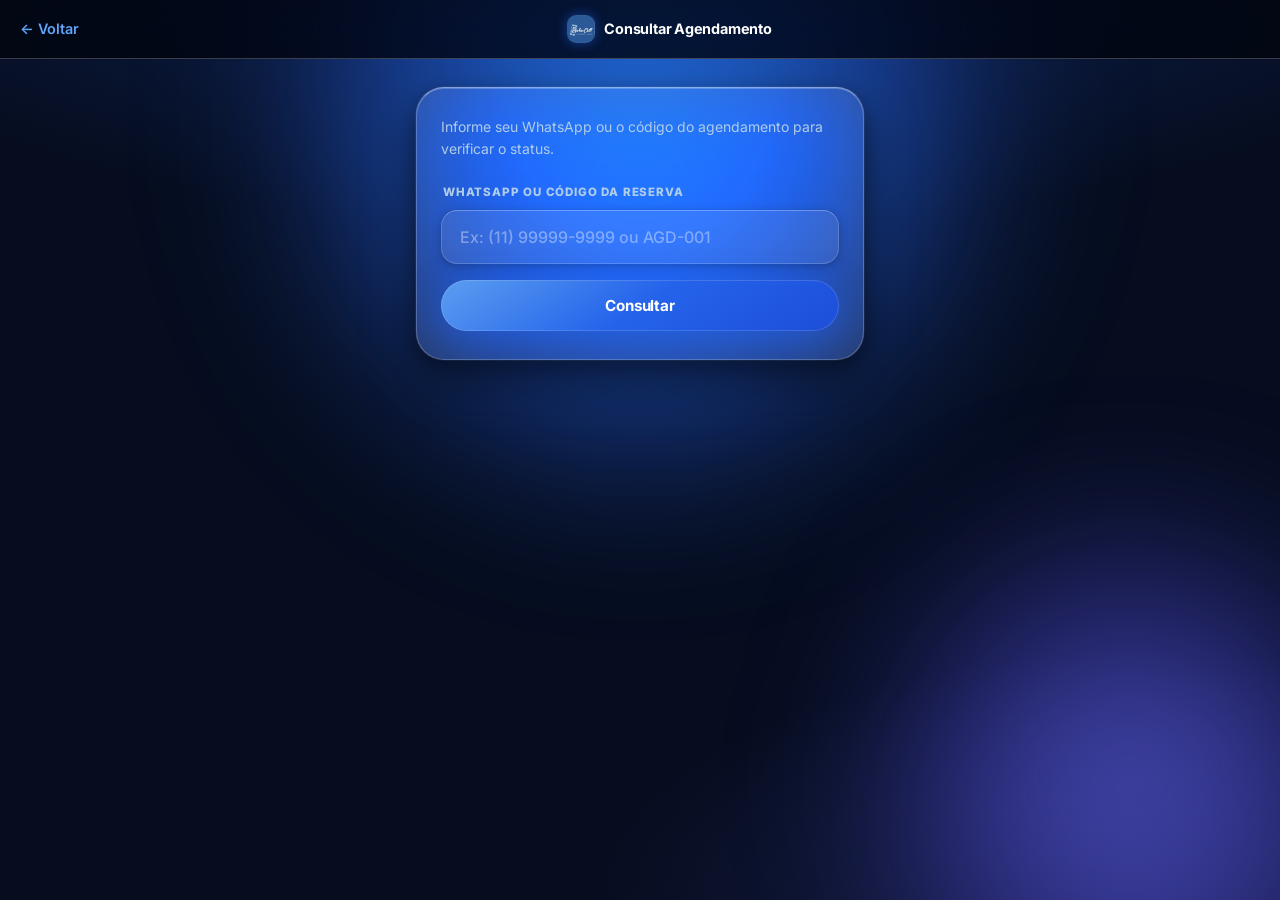
<file: consulta.html>
<!DOCTYPE html>
<html lang="pt-BR">
<head>
  <meta charset="UTF-8" />
  <meta name="viewport" content="width=device-width, initial-scale=1.0" />
  <title>Consultar Agendamento — BarberCell · Conexão & Régua</title>
  <link rel="stylesheet" href="style.css" />
  <link rel="preconnect" href="https://fonts.googleapis.com" />
  <link href="https://fonts.googleapis.com/css2?family=Playfair+Display:wght@700&family=Inter:wght@300;400;500;600&display=swap" rel="stylesheet" />
</head>
<body class="consulta-page">

  <header class="page-header">
    <a href="index.html" class="back-btn">← Voltar</a>
    <h2 class="page-title">
      <img src="logo.jpg" alt="BarberCell" />
      Consultar Agendamento
    </h2>
    <div></div>
  </header>

  <main class="consulta-main">

    <div class="consulta-card">
      <p class="consulta-desc">Informe seu WhatsApp ou o código do agendamento para verificar o status.</p>

      <div class="form-group">
        <label for="search-input">WhatsApp ou Código da Reserva</label>
        <input type="text" id="search-input" placeholder="Ex: (11) 99999-9999 ou AGD-001" />
      </div>

      <button class="btn btn-primary btn-full" id="search-btn">Consultar</button>

      <div id="consulta-result" class="consulta-result hidden"></div>
    </div>

  </main>

  <div class="loading-overlay hidden" id="loading-overlay">
    <div class="spinner"></div>
    <p>Consultando...</p>
  </div>

  <script src="api.js"></script>
  <script>
    const searchBtn = document.getElementById('search-btn');
    const searchInput = document.getElementById('search-input');
    const resultDiv = document.getElementById('consulta-result');
    const loadingOverlay = document.getElementById('loading-overlay');

    searchBtn.addEventListener('click', async () => {
      const query = searchInput.value.trim();
      if (!query) { searchInput.focus(); return; }
      loadingOverlay.classList.remove('hidden');
      resultDiv.classList.add('hidden');
      try {
        const data = await API.consultarAgendamento(query);
        renderResult(data);
      } catch {
        renderError('Nenhum agendamento encontrado com esses dados.');
      } finally {
        loadingOverlay.classList.add('hidden');
      }
    });

    searchInput.addEventListener('keydown', e => { if (e.key === 'Enter') searchBtn.click(); });

    // Auto-busca com número já salvo (vindo do login)
    (function autoSearch() {
      const urlPhone = new URLSearchParams(window.location.search).get('phone');
      const ssPhone  = sessionStorage.getItem('clientPhone') || '';
      const raw      = (urlPhone || ssPhone).replace(/\D/g, '');
      if (raw.length >= 10) {
        searchInput.value = raw;
        searchBtn.click();
      }
    })();

    function renderResult(data) {
      resultDiv.classList.remove('hidden');
      if (!data || data.length === 0) {
        resultDiv.innerHTML = '<p class="no-result">Nenhum agendamento encontrado.</p>';
        return;
      }
      const items = Array.isArray(data) ? data : [data];
      resultDiv.innerHTML = items.map(item => `
        <div class="result-card">
          <div class="result-header">
            <span class="result-id">${item.id}</span>
            <span class="status-badge ${statusClass(item.status)}">${item.status}</span>
          </div>
          <div class="result-row"><span>Nome:</span><strong>${item.nome}</strong></div>
          <div class="result-row"><span>Serviço:</span><strong>${item.servico}</strong></div>
          <div class="result-row"><span>Data:</span><strong>${formatDate(item.dataAgendada)}</strong></div>
          <div class="result-row"><span>Horário:</span><strong>${item.horario}</strong></div>
          <div class="result-row"><span>Valor:</span><strong>${item.valor}</strong></div>
        </div>
      `).join('');
    }

    function renderError(msg) {
      resultDiv.classList.remove('hidden');
      resultDiv.innerHTML = `<p class="no-result error">${msg}</p>`;
    }

    function statusClass(status) {
      const map = {
        'AGUARDANDO CONFIRMAÇÃO': 'pending',
        'CONFIRMADO': 'confirmed',
        'REJEITADO': 'rejected',
        'CANCELADO': 'cancelled',
        'CONCLUÍDO': 'done'
      };
      return map[status] || 'pending';
    }

    function formatDate(dateStr) {
      if (!dateStr) return '—';
      const [y, m, d] = dateStr.split('-');
      return `${d}/${m}/${y}`;
    }
  </script>
</body>
</html>
</file>
<file: style.css>
/* =============================================
   BarberCell — Design System
   Premium Dark · Glass · iOS 18 Quality
   ============================================= */

@import url('https://fonts.googleapis.com/css2?family=Inter:wght@300;400;500;600;700;800;900&display=swap');

:root {
  --brand:       #2563EB;
  --brand-light: #60A5FA;
  --brand-vivid: #3B82F6;
  --brand-dark:  #1D4ED8;
  --brand-glow:  rgba(37,99,235,0.5);
  --brand-glow2: rgba(96,165,250,0.3);

  --bg: #060D1F;

  --glass-1:   rgba(255,255,255,0.13);
  --glass-2:   rgba(255,255,255,0.08);
  --glass-border:       rgba(255,255,255,0.22);
  --glass-border-hover: rgba(255,255,255,0.42);
  --glass-shine:        rgba(255,255,255,0.42);

  --surface-1: var(--glass-1);
  --surface-2: var(--glass-2);
  --surface-border:       var(--glass-border);
  --surface-border-hover: var(--glass-border-hover);

  --text-primary:   #FFFFFF;
  --text-secondary: #B0CDE8;
  --text-tertiary:  #5A85A8;

  --pix-green:        #30D158;
  --status-pending:   #FF9F0A;
  --status-confirmed: #30D158;
  --status-done:      #6366F1;
  --status-rejected:  #FF453A;
  --status-cancelled: #6B7280;

  --radius-2xl:  28px;
  --radius-xl:   22px;
  --radius:      16px;
  --radius-sm:   12px;
  --radius-xs:   8px;
  --radius-pill: 100px;

  --blur:  blur(40px) saturate(180%);
  --blur2: blur(24px) saturate(160%);

  --shadow-card:
    0 0 0 0.5px rgba(255,255,255,0.12),
    0 1px 0  rgba(255,255,255,0.22) inset,
    0 20px 50px rgba(0,0,0,0.5),
    0 6px 18px  rgba(0,0,0,0.3);
  --shadow-btn: 0 0 0 1px rgba(255,255,255,0.14) inset, 0 8px 32px var(--brand-glow);
  --transition: 0.2s cubic-bezier(0.4,0,0.2,1);
  --spring:     0.45s cubic-bezier(0.34,1.56,0.64,1);
}

/* ─── RESET ─────────────────────────────────── */
*, *::before, *::after { box-sizing: border-box; margin: 0; padding: 0; }
html { font-size: 16px; scroll-behavior: smooth; }

body {
  font-family: 'Inter', -apple-system, BlinkMacSystemFont, 'SF Pro Text', 'Helvetica Neue', sans-serif;
  background:
    radial-gradient(ellipse 120% 60% at 50% -10%, rgba(37,99,235,0.28) 0%, transparent 60%),
    radial-gradient(ellipse 80% 50% at 90% 100%, rgba(99,102,241,0.20) 0%, transparent 55%),
    var(--bg);
  color: var(--text-primary);
  min-height: 100vh;
  line-height: 1.5;
  -webkit-font-smoothing: antialiased;
  -moz-osx-font-smoothing: grayscale;
  overflow-x: hidden;
}
a { color: inherit; text-decoration: none; }

/* ─── BACKGROUND ORBS (shared) ───────────────── */
body::before, body::after {
  content: '';
  position: fixed;
  border-radius: 50%;
  pointer-events: none;
  z-index: -1;
  filter: blur(70px);
}
body::before {
  width: 900px; height: 900px;
  top: -320px; left: 50%;
  transform: translateX(-50%);
  background: radial-gradient(circle, rgba(37,130,255,0.90) 0%, rgba(37,99,235,0.55) 35%, transparent 62%);
  animation: orbFloat 14s ease-in-out infinite alternate;
}
body::after {
  width: 600px; height: 600px;
  bottom: -180px; right: -150px;
  background: radial-gradient(circle, rgba(99,102,241,0.70) 0%, rgba(79,70,229,0.35) 45%, transparent 68%);
  animation: orbFloat2 18s ease-in-out infinite alternate;
}
@keyframes orbFloat  { from { transform: translateX(-50%) translateY(0); } to { transform: translateX(-50%) translateY(-40px); } }
@keyframes orbFloat2 { from { transform: translate(0,0); } to { transform: translate(-30px,-30px); } }

/* ─── HOME PAGE ──────────────────────────────── */
.home-page {
  display: flex; align-items: center; justify-content: center;
  min-height: 100dvh; padding: 32px 20px 52px;
}
.home-container { width: 100%; max-width: 390px; display: flex; flex-direction: column; align-items: center; gap: 16px; }

/* ─── HERO ───────────────────────────────────── */
.hero { text-align: center; padding: 12px 0 8px; }
.hero-logo { margin-bottom: 20px; position: relative; display: inline-block; }
.hero-logo::before {
  content: '';
  position: absolute; inset: -36px;
  border-radius: 50%;
  background: radial-gradient(circle, rgba(37,130,255,0.85) 0%, rgba(37,99,235,0.35) 45%, transparent 70%);
  animation: logoPulse 4s ease-in-out infinite;
  filter: blur(14px);
}
.hero-logo::after {
  content: '';
  position: absolute; inset: -8px;
  border-radius: 38px;
  border: 1px solid rgba(255,255,255,0.18);
  background: rgba(255,255,255,0.04);
  animation: logoPulse 4s ease-in-out infinite reverse;
}
@keyframes logoPulse {
  0%,100% { opacity: 0.7; transform: scale(0.97); }
  50%      { opacity: 1;   transform: scale(1.04); }
}
.logo-img {
  width: 120px; height: 120px;
  border-radius: 32px; object-fit: cover;
  position: relative; z-index: 1;
  box-shadow:
    0 0 0 2px rgba(255,255,255,0.30),
    0 0 0 8px rgba(37,120,255,0.40),
    0 0 0 20px rgba(37,99,235,0.20),
    0 28px 60px rgba(0,0,0,0.7),
    0 0 140px rgba(37,130,255,0.85);
}
.hero-slogan {
  font-size: 0.82rem; font-weight: 900; letter-spacing: 0.28em;
  text-transform: uppercase; margin-top: 20px; color: #FFFFFF;
  text-shadow: 0 0 20px rgba(96,165,250,0.8), 0 0 40px rgba(37,99,235,0.5);
}
.hero-divider {
  width: 48px; height: 1px; margin: 16px auto;
  background: linear-gradient(to right, transparent, rgba(255,255,255,0.35), transparent);
}
.hero-tagline {
  font-size: 0.95rem; color: #FFFFFF; font-weight: 700;
  letter-spacing: 0.01em; text-shadow: 0 1px 8px rgba(0,0,0,0.6);
}
.hero-greeting {
  font-size: 1rem; color: var(--brand-light); font-weight: 700;
  letter-spacing: -0.01em; text-align: center;
  text-shadow: 0 0 16px rgba(96,165,250,0.5);
}

/* Estado logado: esconde CTA de visitante */
body.is-logged-in .hero-tagline,
body.is-logged-in .hero-divider,
body.is-logged-in .btn-wpp-home,
body.is-logged-in .home-info { display: none; }

/* ─── ENTRY CARD ─────────────────────────────── */
.entry-card {
  width: 100%;
  background: rgba(255,255,255,0.10);
  border: 1px solid rgba(255,255,255,0.22);
  border-top-color: rgba(255,255,255,0.40);
  border-radius: var(--radius-2xl);
  padding: 28px 24px;
  backdrop-filter: var(--blur);
  -webkit-backdrop-filter: var(--blur);
  box-shadow: var(--shadow-card);
}
.entry-desc { font-size: 0.9rem; color: rgba(255,255,255,0.72); margin-bottom: 20px; text-align: center; line-height: 1.6; font-weight: 400; }
.entry-actions { display: flex; gap: 10px; margin-top: 8px; }
.entry-actions .btn { flex: 1; }

.admin-badge {
  display: inline-block;
  background: linear-gradient(135deg, rgba(37,99,235,0.2), rgba(99,102,241,0.15));
  border: 1px solid rgba(96,165,250,0.3);
  color: var(--brand-light);
  border-radius: var(--radius-pill); padding: 6px 18px;
  font-size: 0.7rem; font-weight: 800; margin-bottom: 20px;
  text-align: center; letter-spacing: 0.1em; text-transform: uppercase;
}
.welcome-icon { font-size: 3.5rem; text-align: center; margin-bottom: 14px; line-height: 1; }
.welcome-title {
  font-size: 1.4rem; font-weight: 800; color: var(--text-primary);
  text-align: center; line-height: 1.22; letter-spacing: -0.03em;
}
.welcome-title span { color: var(--brand-light); }
.name-row { display: grid; grid-template-columns: 1fr 1fr; gap: 10px; }

.confirm-phone-display {
  font-size: 1.65rem; font-weight: 800; color: var(--text-primary);
  text-align: center; letter-spacing: 0.05em; margin: 16px 0 24px;
  padding: 16px 24px;
  background: linear-gradient(135deg, rgba(37,99,235,0.15), rgba(96,165,250,0.08));
  border: 1px solid rgba(96,165,250,0.25);
  border-top-color: rgba(96,165,250,0.4);
  border-radius: var(--radius-xl);
}

/* ─── PRÓXIMO AGENDAMENTO ────────────────────── */
.next-booking-wrap { margin: 14px 0; }
.next-booking-card {
  background: linear-gradient(135deg, rgba(37,99,235,0.18), rgba(99,102,241,0.12));
  border: 1px solid rgba(96,165,250,0.25);
  border-top-color: rgba(96,165,250,0.45);
  border-radius: var(--radius-xl); padding: 14px 16px;
  backdrop-filter: var(--blur2); -webkit-backdrop-filter: var(--blur2);
}
.nb-header { display: flex; justify-content: space-between; align-items: center; margin-bottom: 10px; }
.nb-tag    { font-size: 0.7rem; font-weight: 800; color: var(--brand-light); letter-spacing: 0.08em; text-transform: uppercase; }
.nb-status { font-size: 0.7rem; font-weight: 700; }
.nb-info   { display: flex; flex-direction: column; gap: 3px; }
.nb-service  { font-size: 1rem; font-weight: 700; color: var(--text-primary); }
.nb-datetime { font-size: 0.8rem; color: var(--text-secondary); }

/* ─── WHATSAPP & INFO ────────────────────────── */
.wpp-home-wrap {
  display: flex; flex-direction: column; gap: 10px; width: 100%; margin-top: 14px;
}
.btn-wpp-home {
  display: flex; align-items: center; justify-content: flex-start; gap: 10px;
  width: 100%; padding: 14px 22px;
  background: linear-gradient(135deg, #28c760, #1da851);
  color: #fff; border-radius: var(--radius-pill);
  font-size: 0.95rem; font-weight: 700; letter-spacing: -0.01em;
  transition: all var(--transition);
  box-shadow: 0 0 0 1px rgba(255,255,255,0.12) inset, 0 8px 28px rgba(37,190,97,0.4);
}
.btn-wpp-home:hover  { filter: brightness(1.08); transform: translateY(-2px); box-shadow: 0 0 0 1px rgba(255,255,255,0.12) inset, 0 12px 36px rgba(37,190,97,0.5); }
.btn-wpp-home:active { transform: scale(0.97); }
.btn-wpp-at {
  background: linear-gradient(135deg, #8b5cf6, #6d28d9);
  box-shadow: 0 0 0 1px rgba(255,255,255,0.12) inset, 0 8px 28px rgba(109,40,217,0.4);
}
.btn-wpp-at:hover { box-shadow: 0 0 0 1px rgba(255,255,255,0.12) inset, 0 12px 36px rgba(109,40,217,0.5); }

.home-info {
  display: flex; flex-direction: column; gap: 10px; width: 100%;
  background: var(--glass-1); border: 1px solid var(--glass-border);
  border-top-color: var(--glass-shine);
  border-radius: var(--radius-xl); padding: 18px 20px;
  backdrop-filter: var(--blur); -webkit-backdrop-filter: var(--blur);
  box-shadow: var(--shadow-card);
}
.info-item { display: flex; align-items: flex-start; gap: 12px; font-size: 0.83rem; color: var(--text-secondary); line-height: 1.5; }
.info-icon { flex-shrink: 0; font-size: 0.9rem; margin-top: 1px; }

/* ─── BUTTONS ────────────────────────────────── */
.btn {
  display: inline-flex; align-items: center; justify-content: center; gap: 8px;
  padding: 16px 26px; border-radius: var(--radius-pill);
  font-size: 0.95rem; font-weight: 700; letter-spacing: -0.01em;
  cursor: pointer; border: none; transition: all var(--transition);
  text-align: center; white-space: nowrap;
  font-family: inherit; -webkit-tap-highlight-color: transparent; user-select: none;
}
.btn-primary {
  background: linear-gradient(145deg, #5B9EF0 0%, var(--brand) 50%, var(--brand-dark) 100%);
  color: #fff;
  box-shadow: var(--shadow-btn);
  position: relative; overflow: hidden;
}
.btn-primary::before {
  content: '';
  position: absolute; top: 0; left: -100%;
  width: 60%; height: 100%;
  background: linear-gradient(90deg, transparent, rgba(255,255,255,0.18), transparent);
  transition: left 0.55s ease;
}
.btn-primary:hover::before { left: 160%; }
.btn-primary:hover  { filter: brightness(1.12); transform: translateY(-2px); box-shadow: 0 0 0 1px rgba(255,255,255,0.14) inset, 0 12px 40px var(--brand-glow); }
.btn-primary:active { transform: scale(0.97); filter: brightness(0.94); }

.btn-secondary {
  background: rgba(37,99,235,0.12); color: var(--brand-light);
  border: 1px solid rgba(96,165,250,0.22);
  border-top-color: rgba(96,165,250,0.35);
}
.btn-secondary:hover { background: rgba(37,99,235,0.2); transform: translateY(-1px); }

.btn-outline {
  background: rgba(255,255,255,0.05); color: var(--text-secondary);
  border: 1px solid var(--glass-border);
}
.btn-outline:hover { border-color: var(--glass-border-hover); color: var(--text-primary); background: rgba(255,255,255,0.08); transform: translateY(-1px); }

.btn-full { width: 100%; }
.btn-sm   { padding: 9px 18px; font-size: 0.82rem; }
.btn-whatsapp { background: linear-gradient(135deg, #28c760, #1da851); color: #fff; width: 100%; box-shadow: 0 4px 20px rgba(37,190,97,0.35); }
.btn-whatsapp:hover { filter: brightness(1.08); transform: translateY(-1px); }
.btn-danger { background: rgba(255,69,58,0.1); color: var(--status-rejected); border: 1px solid rgba(255,69,58,0.22); }
.btn-danger:hover { background: rgba(255,69,58,0.18); }

/* ─── PAGE HEADER ────────────────────────────── */
.page-header {
  display: flex; align-items: center; justify-content: space-between;
  padding: 14px 20px; border-bottom: 1px solid var(--glass-border);
  position: sticky; top: 0;
  background: rgba(3,6,14,0.82);
  backdrop-filter: var(--blur); -webkit-backdrop-filter: var(--blur); z-index: 100;
}
.back-btn { font-size: 0.9rem; color: var(--brand-light); font-weight: 600; transition: opacity var(--transition); padding: 4px 0; }
.back-btn:hover { opacity: 0.65; }
.page-title { font-size: 0.9rem; font-weight: 700; color: var(--text-primary); display: flex; align-items: center; gap: 9px; letter-spacing: -0.015em; }
.page-title img { width: 28px; height: 28px; border-radius: 9px; object-fit: cover; box-shadow: 0 0 12px var(--brand-glow); }

/* ─── STEPS BAR ──────────────────────────────── */
.steps-bar { display: flex; align-items: center; justify-content: center; padding: 18px 16px 14px; overflow-x: auto; scrollbar-width: none; }
.steps-bar::-webkit-scrollbar { display: none; }
.step { display: flex; flex-direction: column; align-items: center; gap: 5px; flex-shrink: 0; }
.step-circle {
  width: 30px; height: 30px; border-radius: 50%;
  background: rgba(255,255,255,0.04);
  border: 1.5px solid rgba(255,255,255,0.08);
  color: var(--text-tertiary);
  display: flex; align-items: center; justify-content: center;
  font-size: 0.75rem; font-weight: 700; transition: all var(--transition);
}
.step span { font-size: 0.6rem; color: var(--text-tertiary); transition: color var(--transition); letter-spacing: 0.02em; font-weight: 600; }
.step.active .step-circle {
  background: var(--brand); border-color: var(--brand-vivid); color: #fff;
  box-shadow: 0 0 0 4px rgba(37,99,235,0.2), 0 0 20px var(--brand-glow);
}
.step.active span { color: var(--brand-light); font-weight: 700; }
.step.completed .step-circle {
  background: rgba(37,99,235,0.22); border-color: rgba(96,165,250,0.45);
  color: var(--brand-light); font-size: 0;
}
.step.completed .step-circle::before { content: '✓'; font-size: 0.75rem; }
.step-line { width: 28px; height: 1.5px; background: rgba(255,255,255,0.06); margin-bottom: 22px; flex-shrink: 0; }

/* ─── BOOKING ────────────────────────────────── */
.booking-page { background: var(--bg); }
.booking-main { max-width: 480px; margin: 0 auto; padding: 20px 16px 110px; }
.booking-step { display: none; }
.booking-step.active { display: block; animation: fadeSlide 0.3s cubic-bezier(0,0,0.2,1); }
@keyframes fadeSlide { from { opacity: 0; transform: translateY(16px); } to { opacity: 1; transform: translateY(0); } }
.section-title { font-size: 1.5rem; font-weight: 800; color: var(--text-primary); letter-spacing: -0.03em; margin-bottom: 4px; }
.section-subtitle { font-size: 0.875rem; color: var(--text-secondary); margin-bottom: 22px; }

/* ─── SERVICE CARDS ──────────────────────────── */
.services-grid { display: flex; flex-direction: column; gap: 10px; margin-top: 20px; padding-bottom: 110px; }

.service-card {
  display: flex; align-items: center; gap: 14px;
  padding: 16px 18px;
  background: var(--glass-1);
  border: 1px solid var(--glass-border);
  border-top-color: var(--glass-shine);
  border-radius: var(--radius-xl);
  cursor: pointer; transition: all var(--transition);
  backdrop-filter: var(--blur2); -webkit-backdrop-filter: var(--blur2);
  box-shadow: 0 4px 16px rgba(0,0,0,0.35);
  -webkit-tap-highlight-color: transparent;
}
.service-card:hover  { border-color: rgba(96,165,250,0.3); background: rgba(255,255,255,0.095); transform: translateY(-1px); box-shadow: 0 8px 28px rgba(0,0,0,0.4); }
.service-card:active { transform: scale(0.985); }
.service-card.selected {
  border-color: var(--brand-vivid);
  border-top-color: var(--brand-light);
  background: rgba(37,99,235,0.16);
  box-shadow: 0 0 0 1px rgba(37,99,235,0.4) inset, 0 8px 28px rgba(37,99,235,0.25);
}

.service-icon {
  width: 48px; height: 48px; border-radius: 15px;
  background: rgba(255,255,255,0.07);
  border: 1px solid var(--glass-border);
  display: flex; align-items: center; justify-content: center;
  font-size: 1.35rem; flex-shrink: 0; transition: all var(--transition);
}
.service-card.selected .service-icon {
  background: rgba(37,99,235,0.25);
  border-color: rgba(96,165,250,0.35);
  box-shadow: 0 4px 14px rgba(37,99,235,0.35);
}
.service-body { flex: 1; min-width: 0; }
.service-name { display: block; font-weight: 700; font-size: 0.975rem; color: var(--text-primary); letter-spacing: -0.015em; }
.service-duration { display: block; font-size: 0.75rem; color: var(--text-secondary); margin-top: 2px; }
.service-price { font-weight: 800; font-size: 1rem; color: var(--brand-light); flex-shrink: 0; letter-spacing: -0.02em; }
.service-check {
  width: 26px; height: 26px; border-radius: 50%;
  border: 1.5px solid rgba(255,255,255,0.12);
  display: flex; align-items: center; justify-content: center;
  flex-shrink: 0; transition: all var(--spring); margin-left: 4px;
}
.service-card.selected .service-check {
  background: linear-gradient(135deg, var(--brand-vivid), var(--brand-dark));
  border-color: var(--brand);
  box-shadow: 0 2px 12px var(--brand-glow);
  transform: scale(1.15);
}

/* ─── SELECTION BAR ──────────────────────────── */
.selection-bar {
  position: fixed; bottom: 28px; left: 50%;
  transform: translateX(-50%) translateY(130px);
  background: linear-gradient(135deg, rgba(59,130,246,0.95), rgba(37,99,235,0.98));
  backdrop-filter: var(--blur); -webkit-backdrop-filter: var(--blur);
  border: 1px solid rgba(147,197,253,0.3);
  border-top-color: rgba(147,197,253,0.5);
  border-radius: var(--radius-pill);
  padding: 10px 10px 10px 24px;
  display: flex; align-items: center; gap: 18px;
  z-index: 500;
  box-shadow: 0 0 0 1px rgba(255,255,255,0.08) inset, 0 20px 60px rgba(37,99,235,0.55), 0 8px 32px rgba(0,0,0,0.5);
  transition: transform var(--spring); white-space: nowrap;
}
.selection-bar.visible { transform: translateX(-50%) translateY(0); }
.bar-info { display: flex; flex-direction: column; gap: 1px; flex: 1; }
.bar-count { font-size: 0.7rem; color: rgba(255,255,255,0.6); font-weight: 600; }
.bar-total { font-size: 1.1rem; font-weight: 800; color: #fff; letter-spacing: -0.025em; }
.selection-bar .btn {
  padding: 12px 22px; font-size: 0.88rem; flex-shrink: 0;
  background: rgba(255,255,255,0.15);
  border: 1px solid rgba(255,255,255,0.25);
  border-radius: var(--radius-pill); color: #fff;
  font-weight: 700; cursor: pointer; transition: all var(--transition);
  font-family: inherit;
}
.selection-bar .btn:hover { background: rgba(255,255,255,0.25); }

/* ─── CALENDAR ───────────────────────────────── */
.calendar-wrapper {
  background: var(--glass-1); border: 1px solid var(--glass-border);
  border-top-color: var(--glass-shine);
  border-radius: var(--radius-2xl); padding: 24px; margin-top: 20px;
  backdrop-filter: var(--blur); -webkit-backdrop-filter: var(--blur);
  box-shadow: var(--shadow-card);
}
.calendar-header { display: flex; align-items: center; justify-content: space-between; margin-bottom: 20px; }
.cal-month-label { font-weight: 800; font-size: 1rem; text-transform: capitalize; letter-spacing: -0.015em; }
.cal-nav {
  background: rgba(255,255,255,0.06);
  border: 1px solid var(--glass-border);
  color: var(--text-secondary);
  width: 34px; height: 34px; border-radius: 50%; cursor: pointer;
  font-size: 1.1rem; transition: all var(--transition);
  display: flex; align-items: center; justify-content: center; font-family: inherit;
}
.cal-nav:hover { background: var(--brand); border-color: var(--brand); color: #fff; box-shadow: 0 0 18px var(--brand-glow); }
.calendar-grid { display: grid; grid-template-columns: repeat(7, 1fr); gap: 2px; }
.cal-day-name { text-align: center; font-size: 0.6rem; color: var(--text-tertiary); padding: 4px 0 12px; font-weight: 800; letter-spacing: 0.08em; text-transform: uppercase; }
#calendar-days { display: contents; }
.cal-day { aspect-ratio: 1; display: flex; align-items: center; justify-content: center; border-radius: 50%; cursor: pointer; font-size: 0.88rem; font-weight: 500; transition: all var(--transition); position: relative; }
.cal-day:hover:not(.disabled):not(.past) { background: rgba(37,99,235,0.3); color: var(--brand-light); }
.cal-day.selected { background: linear-gradient(135deg, var(--brand-vivid), var(--brand)); color: #fff; font-weight: 800; box-shadow: 0 2px 14px var(--brand-glow), 0 0 0 2px rgba(96,165,250,0.3); }
.cal-day.today { color: var(--brand-light); font-weight: 800; }
.cal-day.today::after { content: ''; position: absolute; bottom: 3px; left: 50%; transform: translateX(-50%); width: 4px; height: 4px; border-radius: 50%; background: var(--brand-light); }
.cal-day.today.selected::after { background: rgba(255,255,255,0.7); }
.cal-day.disabled, .cal-day.past { color: var(--text-tertiary); cursor: not-allowed; opacity: 0.28; }
.cal-day.empty { cursor: default; }

/* ─── TIME SLOTS ─────────────────────────────── */
.times-grid { display: grid; grid-template-columns: repeat(3, 1fr); gap: 10px; margin-top: 20px; }
.time-slot {
  padding: 18px 8px;
  background: var(--glass-1);
  border: 1px solid var(--glass-border);
  border-top-color: var(--glass-shine);
  border-radius: var(--radius);
  text-align: center; cursor: pointer;
  font-weight: 700; font-size: 1.05rem; letter-spacing: -0.01em;
  transition: all var(--transition);
  backdrop-filter: var(--blur2); -webkit-backdrop-filter: var(--blur2);
  -webkit-tap-highlight-color: transparent;
  box-shadow: 0 4px 12px rgba(0,0,0,0.3);
}
.time-slot:hover { border-color: rgba(96,165,250,0.4); color: var(--brand-light); background: rgba(37,99,235,0.12); transform: translateY(-2px); box-shadow: 0 8px 24px rgba(37,99,235,0.2); }
.time-slot:active { transform: scale(0.96); }
.time-slot.selected {
  background: linear-gradient(145deg, var(--brand-vivid), var(--brand-dark));
  border-color: var(--brand-vivid);
  color: #fff; font-weight: 800;
  box-shadow: 0 0 0 1px rgba(255,255,255,0.15) inset, 0 6px 20px var(--brand-glow);
  transform: translateY(-2px);
}
.time-slot.unavailable { opacity: 0.2; cursor: not-allowed; text-decoration: line-through; pointer-events: none; }
.no-times { text-align: center; color: var(--text-secondary); padding: 40px 20px; font-size: 0.9rem; }

/* ─── FORM ───────────────────────────────────── */
.client-form { margin-top: 20px; }
.form-group { display: flex; flex-direction: column; gap: 8px; margin-bottom: 16px; }
.form-group label { font-size: 0.72rem; color: var(--text-secondary); font-weight: 800; padding-left: 2px; letter-spacing: 0.07em; text-transform: uppercase; }
.optional { font-weight: 400; font-size: 0.72rem; opacity: 0.6; text-transform: none; letter-spacing: 0; }
.form-group input, .form-group select {
  padding: 0 18px; height: 54px;
  background: rgba(255,255,255,0.09);
  border: 1px solid rgba(255,255,255,0.18);
  border-top-color: rgba(255,255,255,0.28);
  border-radius: var(--radius); color: #FFFFFF;
  font-size: 1rem; font-family: inherit; font-weight: 500;
  transition: border-color var(--transition), box-shadow var(--transition), background var(--transition);
  outline: none; -webkit-appearance: none; appearance: none;
  box-shadow: 0 2px 8px rgba(0,0,0,0.25);
}
.form-group select { cursor: pointer; }
.form-group input:focus, .form-group select:focus {
  border-color: var(--brand-vivid);
  border-top-color: var(--brand-light);
  background: rgba(37,99,235,0.08);
  box-shadow: 0 0 0 3px rgba(37,99,235,0.2), 0 2px 8px rgba(0,0,0,0.25);
}
.form-group input::placeholder { color: rgba(255,255,255,0.38); }
.form-group input.error { border-color: var(--status-rejected); box-shadow: 0 0 0 3px rgba(255,69,58,0.15); }
.form-group input[readonly] { opacity: 0.7; cursor: default; border-color: rgba(48,209,88,0.2); background: rgba(48,209,88,0.04); }
.field-error { font-size: 0.775rem; color: var(--status-rejected); min-height: 16px; padding-left: 2px; font-weight: 500; }

/* ─── BOOKING SUMMARY ────────────────────────── */
.booking-summary {
  background: var(--glass-1); border: 1px solid var(--glass-border);
  border-top-color: var(--glass-shine);
  border-radius: var(--radius-xl); padding: 20px; margin: 20px 0;
  backdrop-filter: var(--blur); -webkit-backdrop-filter: var(--blur);
  box-shadow: 0 8px 24px rgba(0,0,0,0.35);
}
.booking-summary h4 { font-size: 0.6rem; color: var(--text-tertiary); text-transform: uppercase; letter-spacing: 0.16em; margin-bottom: 14px; font-weight: 800; }
.summary-row { display: flex; justify-content: space-between; align-items: flex-start; gap: 12px; padding: 9px 0; font-size: 0.875rem; border-bottom: 1px solid rgba(255,255,255,0.04); }
.summary-row:last-child { border-bottom: none; }
.summary-row span { color: var(--text-secondary); white-space: nowrap; }
.summary-row strong { text-align: right; font-weight: 600; }
.summary-row.highlight strong { color: var(--brand-light); font-size: 1.1rem; font-weight: 800; letter-spacing: -0.02em; }

/* ─── PIX ────────────────────────────────────── */
.pix-card {
  background: var(--glass-1); border: 1px solid rgba(48,209,88,0.2);
  border-top-color: rgba(48,209,88,0.35);
  border-radius: var(--radius-2xl); padding: 22px;
  display: flex; gap: 18px; align-items: flex-start; margin-top: 20px;
  backdrop-filter: var(--blur); -webkit-backdrop-filter: var(--blur);
  box-shadow: 0 0 40px rgba(48,209,88,0.08), 0 12px 40px rgba(0,0,0,0.4);
}
.pix-info { flex: 1; min-width: 0; }
.pix-row { display: flex; justify-content: space-between; align-items: center; padding: 9px 0; border-bottom: 1px solid rgba(255,255,255,0.04); gap: 12px; }
.pix-row:last-child { border-bottom: none; }
.pix-label { font-size: 0.72rem; color: var(--text-tertiary); white-space: nowrap; font-weight: 600; text-transform: uppercase; letter-spacing: 0.06em; }
.pix-value-wrap { display: flex; align-items: center; gap: 8px; }
.pix-value { font-size: 0.875rem; word-break: break-all; font-weight: 500; }
.pix-row.highlight strong { color: var(--pix-green); font-size: 1.15rem; font-weight: 800; }
.copy-btn {
  background: rgba(255,255,255,0.07); border: 1px solid var(--glass-border);
  color: var(--text-secondary); cursor: pointer; border-radius: var(--radius-xs);
  padding: 5px 12px; font-size: 0.78rem; transition: all var(--transition);
  white-space: nowrap; font-family: inherit; font-weight: 600;
}
.copy-btn:hover { border-color: var(--brand-light); color: var(--brand-light); background: rgba(37,99,235,0.1); }
.pix-qr-wrap { text-align: center; margin: 20px 0; }
.pix-qr { max-width: 165px; border-radius: var(--radius); border: 1px solid var(--glass-border); padding: 10px; background: rgba(255,255,255,0.04); }
.pix-instructions {
  background: rgba(48,209,88,0.05); border: 1px solid rgba(48,209,88,0.18);
  border-radius: var(--radius); padding: 14px 18px; margin-top: 18px;
  font-size: 0.86rem; color: var(--text-secondary); line-height: 1.6;
}

/* ─── STEP ACTIONS ───────────────────────────── */
.step-actions { display: flex; gap: 10px; margin-top: 24px; justify-content: flex-end; }
.step-actions.column { flex-direction: column; }

/* ─── SUCCESS ────────────────────────────────── */
.success-screen { text-align: center; padding: 10px 0; }
.success-icon {
  font-size: 5rem; margin-bottom: 20px;
  animation: popIn 0.6s cubic-bezier(0.175,0.885,0.32,1.275);
  display: block; filter: drop-shadow(0 0 24px rgba(48,209,88,0.6));
}
@keyframes popIn { 0% { transform: scale(0) rotate(-10deg); opacity: 0; } 70% { transform: scale(1.2) rotate(4deg); } 100% { transform: scale(1) rotate(0); opacity: 1; } }
.success-screen h3 { font-size: 1.8rem; font-weight: 900; letter-spacing: -0.035em; margin-bottom: 8px; background: linear-gradient(135deg, #fff, var(--brand-light)); -webkit-background-clip: text; -webkit-text-fill-color: transparent; background-clip: text; }
.success-screen > p { color: var(--text-secondary); margin-bottom: 22px; font-size: 0.9rem; }
.success-note { font-size: 0.82rem; color: var(--text-tertiary); line-height: 1.6; margin-top: 18px; }

/* ─── STATUS BADGES ──────────────────────────── */
.status-badge { display: inline-block; padding: 5px 13px; border-radius: var(--radius-pill); font-size: 0.67rem; font-weight: 800; letter-spacing: 0.05em; text-transform: uppercase; }
.status-badge.pending   { background: rgba(255,159,10,0.15);  color: var(--status-pending);   box-shadow: 0 0 10px rgba(255,159,10,0.2); }
.status-badge.confirmed { background: rgba(48,209,88,0.15);   color: var(--status-confirmed); box-shadow: 0 0 10px rgba(48,209,88,0.2); }
.status-badge.done      { background: rgba(99,102,241,0.15);  color: var(--status-done);      box-shadow: 0 0 10px rgba(99,102,241,0.2); }
.status-badge.rejected  { background: rgba(255,69,58,0.15);   color: var(--status-rejected);  box-shadow: 0 0 10px rgba(255,69,58,0.2); }
.status-badge.cancelled { background: rgba(107,114,128,0.15); color: var(--status-cancelled); }

/* ─── CONSULTA ───────────────────────────────── */
.consulta-page { min-height: 100dvh; }
.consulta-main { max-width: 480px; margin: 0 auto; padding: 28px 16px; }
.consulta-card {
  background: var(--glass-1); border: 1px solid var(--glass-border);
  border-top-color: var(--glass-shine);
  border-radius: var(--radius-2xl); padding: 28px 24px;
  backdrop-filter: var(--blur); -webkit-backdrop-filter: var(--blur);
  box-shadow: var(--shadow-card);
}
.consulta-desc { font-size: 0.875rem; color: var(--text-secondary); margin-bottom: 24px; line-height: 1.6; }
.consulta-result { margin-top: 26px; }
.result-card {
  background: rgba(255,255,255,0.045); border: 1px solid var(--glass-border);
  border-top-color: var(--glass-shine);
  border-radius: var(--radius-xl); padding: 20px; margin-bottom: 12px;
  box-shadow: 0 4px 16px rgba(0,0,0,0.3);
}
.result-header { display: flex; justify-content: space-between; align-items: center; margin-bottom: 14px; }
.result-id { font-size: 0.68rem; color: var(--text-tertiary); font-weight: 800; letter-spacing: 0.09em; text-transform: uppercase; }
.result-row { display: flex; justify-content: space-between; padding: 8px 0; font-size: 0.875rem; border-bottom: 1px solid rgba(255,255,255,0.04); }
.result-row:last-child { border-bottom: none; }
.result-row span { color: var(--text-secondary); }
.result-row strong { font-weight: 600; }
.no-result { text-align: center; color: var(--text-secondary); padding: 24px; font-size: 0.9rem; }
.no-result.error { color: var(--status-rejected); }

/* ─── ADMIN ──────────────────────────────────── */
.admin-page { min-height: 100dvh; }
.admin-dashboard { display: flex; flex-direction: column; min-height: 100dvh; }
.admin-header {
  display: flex; align-items: center; justify-content: space-between;
  padding: 14px 20px;
  background: rgba(3,6,14,0.85);
  border-bottom: 1px solid var(--glass-border);
  position: sticky; top: 0; z-index: 100;
  backdrop-filter: var(--blur); -webkit-backdrop-filter: var(--blur);
}
.admin-header-left { display: flex; align-items: center; gap: 10px; }
.admin-header-left > div { display: flex; flex-direction: column; line-height: 1.25; }
.admin-logo-img { width: 32px; height: 32px; border-radius: 10px; object-fit: cover; box-shadow: 0 0 16px var(--brand-glow); }
.admin-logo { font-size: 0.95rem; font-weight: 800; color: var(--text-primary); letter-spacing: -0.015em; }
.admin-title { font-size: 0.75rem; color: var(--text-tertiary); display: none; }
@media (min-width: 640px) { .admin-title { display: block; } }
.admin-header-right { display: flex; gap: 8px; }
.admin-main { padding: 22px 16px; max-width: 1200px; margin: 0 auto; width: 100%; }

/* ─── ADMIN TABS ─────────────────────────────── */
.admin-tabs { display: flex; gap: 4px; margin-bottom: 24px; border-bottom: 1px solid rgba(255,255,255,0.06); padding-bottom: 0; }
.admin-tab {
  padding: 11px 18px; font-size: 0.875rem; font-weight: 700; color: var(--text-tertiary);
  border: none; background: none; cursor: pointer; font-family: inherit;
  border-bottom: 2px solid transparent; margin-bottom: -1px; transition: all var(--transition);
  -webkit-tap-highlight-color: transparent; letter-spacing: -0.01em;
}
.admin-tab:hover { color: var(--text-secondary); }
.admin-tab.active { color: var(--brand-light); border-bottom-color: var(--brand-vivid); }
.admin-panel { display: none; }
.admin-panel.active { display: block; animation: fadeSlide 0.22s var(--transition); }

/* ─── STATS ──────────────────────────────────── */
.stats-grid { display: grid; grid-template-columns: repeat(2, 1fr); gap: 10px; margin-bottom: 22px; }
@media (min-width: 640px) { .stats-grid { grid-template-columns: repeat(4, 1fr); } }
.stat-card {
  background: var(--glass-1); border: 1px solid var(--glass-border);
  border-top-color: var(--glass-shine);
  border-radius: var(--radius-xl); padding: 18px;
  display: flex; align-items: center; gap: 14px;
  backdrop-filter: var(--blur2); -webkit-backdrop-filter: var(--blur2);
  box-shadow: 0 4px 16px rgba(0,0,0,0.3);
  transition: transform var(--transition), box-shadow var(--transition);
}
.stat-card:hover { transform: translateY(-2px); box-shadow: 0 8px 28px rgba(0,0,0,0.4); }
.stat-icon { font-size: 1.5rem; }
.stat-info { display: flex; flex-direction: column; }
.stat-label { font-size: 0.68rem; color: var(--text-tertiary); font-weight: 700; text-transform: uppercase; letter-spacing: 0.07em; }
.stat-value { font-size: 1.9rem; font-weight: 900; line-height: 1.1; letter-spacing: -0.04em; margin-top: 2px; }
.stat-card.pending   .stat-value { color: var(--status-pending); text-shadow: 0 0 24px rgba(255,159,10,0.4); }
.stat-card.confirmed .stat-value { color: var(--status-confirmed); text-shadow: 0 0 24px rgba(48,209,88,0.4); }
.stat-card.done      .stat-value { color: var(--status-done); text-shadow: 0 0 24px rgba(99,102,241,0.4); }
.stat-card.cancelled .stat-value { color: var(--status-cancelled); }

/* ─── ADMIN TOOLBAR ──────────────────────────── */
.admin-toolbar {
  display: flex; flex-direction: column;
  gap: 10px; margin-bottom: 16px;
}
.filter-pills {
  display: flex; gap: 7px; flex-wrap: wrap;
}
@media (min-width: 640px) {
  .admin-toolbar { flex-direction: row; align-items: center; }
  .filter-pills  { flex: 1; }
}
.admin-filters-bar { display: flex; align-items: center; gap: 10px; margin-bottom: 14px; flex-wrap: wrap; }
.admin-filters { display: flex; gap: 7px; flex-wrap: wrap; flex: 1; }

.filter-btn {
  padding: 7px 16px; border-radius: var(--radius-pill);
  border: 1px solid var(--glass-border); background: transparent;
  color: var(--text-secondary); font-size: 0.78rem; cursor: pointer;
  white-space: nowrap; transition: all var(--transition);
  font-family: inherit; font-weight: 600;
}
.filter-btn.active, .filter-btn:hover {
  border-color: var(--brand-vivid); color: var(--brand-light);
  background: rgba(37,99,235,0.14);
  box-shadow: 0 0 12px rgba(37,99,235,0.15);
}

/* ─── PERIOD SELECT ──────────────────────────── */
.period-select {
  padding: 0 14px; height: 38px;
  background: rgba(255,255,255,0.06);
  border: 1px solid var(--glass-border);
  border-radius: var(--radius-pill);
  color: var(--text-secondary); font-size: 0.8rem;
  font-family: inherit; font-weight: 600; cursor: pointer;
  outline: none; transition: all var(--transition); appearance: none; -webkit-appearance: none;
  background-image: url("data:image/svg+xml,%3Csvg xmlns='http://www.w3.org/2000/svg' width='10' height='6' viewBox='0 0 10 6'%3E%3Cpath d='M1 1l4 4 4-4' stroke='%237EB3D8' stroke-width='1.5' fill='none' stroke-linecap='round'/%3E%3C/svg%3E");
  background-repeat: no-repeat; background-position: right 12px center; padding-right: 34px;
}
.period-select:focus { border-color: var(--brand-vivid); color: var(--text-primary); }

/* ─── FINANCIAL ──────────────────────────────── */
.financial-grid { display: grid; grid-template-columns: repeat(2, 1fr); gap: 12px; margin-bottom: 22px; }
@media (min-width: 640px) { .financial-grid { grid-template-columns: repeat(4, 1fr); } }
.financial-card {
  background: var(--glass-1); border: 1px solid var(--glass-border);
  border-top-color: var(--glass-shine);
  border-radius: var(--radius-xl); padding: 20px;
  backdrop-filter: var(--blur2); -webkit-backdrop-filter: var(--blur2);
  box-shadow: 0 4px 16px rgba(0,0,0,0.3); display: flex; flex-direction: column; gap: 4px;
}
.financial-card.highlight {
  border-color: rgba(48,209,88,0.3);
  border-top-color: rgba(48,209,88,0.5);
  background: rgba(48,209,88,0.06);
  box-shadow: 0 0 30px rgba(48,209,88,0.1), 0 4px 16px rgba(0,0,0,0.3);
}
.financial-label { font-size: 0.67rem; color: var(--text-tertiary); font-weight: 800; text-transform: uppercase; letter-spacing: 0.09em; }
.financial-value { font-size: 1.55rem; font-weight: 900; letter-spacing: -0.035em; color: var(--text-primary); line-height: 1.1; margin-top: 4px; }
.financial-card.highlight .financial-value { color: var(--pix-green); text-shadow: 0 0 20px rgba(48,209,88,0.4); }
.financial-sub { font-size: 0.73rem; color: var(--text-tertiary); margin-top: 2px; }
.fin-note { font-size: 0.78rem; color: var(--text-tertiary); text-align: center; padding: 12px 0; }
.fin-note strong { color: var(--status-done); }

/* ─── ADMIN SERVIÇOS ─────────────────────────── */
.svc-form-card {
  background: var(--glass-1); border: 1px solid var(--glass-border);
  border-top-color: var(--glass-shine);
  border-radius: var(--radius-xl); padding: 22px; margin-bottom: 16px;
  backdrop-filter: var(--blur); -webkit-backdrop-filter: var(--blur);
  box-shadow: var(--shadow-card);
}
.svc-form-title { font-size: 0.95rem; font-weight: 800; color: var(--text-primary); margin-bottom: 16px; letter-spacing: -0.015em; }
.svc-form-grid { display: grid; grid-template-columns: 2fr 1fr 1fr; gap: 10px; margin-bottom: 14px; }
@media (max-width: 639px) { .svc-form-grid { grid-template-columns: 1fr; } }
.svc-admin-card {
  background: var(--glass-1); border: 1px solid var(--glass-border);
  border-top-color: var(--glass-shine);
  border-radius: var(--radius-xl); padding: 16px 18px; margin-bottom: 8px;
  display: flex; align-items: center; justify-content: space-between; gap: 12px;
  backdrop-filter: var(--blur2); -webkit-backdrop-filter: var(--blur2);
  box-shadow: 0 4px 12px rgba(0,0,0,0.3); transition: all var(--transition);
}
.svc-admin-card:hover { transform: translateY(-1px); box-shadow: 0 8px 24px rgba(0,0,0,0.4); }
.svc-admin-info { flex: 1; min-width: 0; }
.svc-admin-name { display: block; font-weight: 700; font-size: 0.95rem; color: var(--text-primary); }
.svc-admin-meta { font-size: 0.78rem; color: var(--text-secondary); margin-top: 2px; }
.svc-admin-actions { display: flex; gap: 6px; flex-shrink: 0; }
.svc-edit-row { display: flex; gap: 8px; flex-wrap: wrap; width: 100%; align-items: center; }
.svc-edit-row input {
  flex: 1; min-width: 80px; padding: 9px 14px;
  background: rgba(255,255,255,0.06); border: 1px solid var(--glass-border);
  border-radius: var(--radius-sm); color: var(--text-primary);
  font-family: inherit; font-size: 0.9rem; outline: none;
}
.svc-edit-row input:focus { border-color: var(--brand-vivid); }

/* ─── CHOICE GRID (service / admin selection) ── */
.choice-grid {
  display: grid; grid-template-columns: 1fr 1fr; gap: 12px;
  margin-top: 16px; width: 100%;
}
.choice-btn {
  display: flex; flex-direction: column; align-items: center; gap: 8px;
  padding: 22px 12px 20px;
  border-radius: var(--radius-xl);
  backdrop-filter: var(--blur2); -webkit-backdrop-filter: var(--blur2);
  cursor: pointer; transition: all var(--transition);
  color: var(--text-primary); text-align: center; width: 100%;
  font-family: inherit; border: 1px solid transparent;
  box-shadow: 0 2px 16px rgba(0,0,0,0.3);
}
.choice-btn:active { transform: scale(0.96); }

/* Barbearia — azul */
.choice-btn.barber {
  background: linear-gradient(145deg, rgba(37,99,235,0.30) 0%, rgba(37,99,235,0.12) 100%);
  border-color: rgba(96,165,250,0.30);
  border-top-color: rgba(96,165,250,0.55);
}
.choice-btn.barber:hover {
  background: linear-gradient(145deg, rgba(37,99,235,0.45) 0%, rgba(37,99,235,0.22) 100%);
  border-color: rgba(96,165,250,0.55); transform: translateY(-2px);
}

/* Assistência Técnica — roxo */
.choice-btn.tech {
  background: linear-gradient(145deg, rgba(139,92,246,0.30) 0%, rgba(99,102,241,0.12) 100%);
  border-color: rgba(167,139,250,0.30);
  border-top-color: rgba(167,139,250,0.55);
}
.choice-btn.tech:hover {
  background: linear-gradient(145deg, rgba(139,92,246,0.45) 0%, rgba(99,102,241,0.22) 100%);
  border-color: rgba(167,139,250,0.55); transform: translateY(-2px);
}

/* Ana — violeta */
.choice-btn.ana {
  background: linear-gradient(145deg, rgba(168,85,247,0.28) 0%, rgba(139,92,246,0.12) 100%);
  border-color: rgba(196,132,252,0.30);
  border-top-color: rgba(196,132,252,0.55);
}
.choice-btn.ana:hover { background: linear-gradient(145deg, rgba(168,85,247,0.42), rgba(139,92,246,0.22)); transform: translateY(-2px); }

/* Dammy — azul */
.choice-btn.dammy {
  background: linear-gradient(145deg, rgba(37,99,235,0.28) 0%, rgba(59,130,246,0.12) 100%);
  border-color: rgba(96,165,250,0.30);
  border-top-color: rgba(96,165,250,0.55);
}
.choice-btn.dammy:hover { background: linear-gradient(145deg, rgba(37,99,235,0.42), rgba(59,130,246,0.22)); transform: translateY(-2px); }

.choice-icon-wrap {
  width: 54px; height: 54px; border-radius: 16px;
  display: flex; align-items: center; justify-content: center;
  font-size: 1.75rem; margin-bottom: 4px;
}
.choice-btn.barber .choice-icon-wrap {
  background: rgba(37,99,235,0.28);
  box-shadow: 0 0 22px rgba(37,99,235,0.50), inset 0 1px 0 rgba(255,255,255,0.15);
}
.choice-btn.tech .choice-icon-wrap {
  background: rgba(139,92,246,0.28);
  box-shadow: 0 0 22px rgba(139,92,246,0.50), inset 0 1px 0 rgba(255,255,255,0.15);
}
.choice-btn.ana .choice-icon-wrap {
  background: rgba(168,85,247,0.28);
  box-shadow: 0 0 22px rgba(168,85,247,0.50), inset 0 1px 0 rgba(255,255,255,0.15);
}
.choice-btn.dammy .choice-icon-wrap {
  background: rgba(37,99,235,0.28);
  box-shadow: 0 0 22px rgba(37,99,235,0.50), inset 0 1px 0 rgba(255,255,255,0.15);
}
.choice-name { font-size: 0.92rem; font-weight: 800; letter-spacing: -0.02em; }
.choice-desc { font-size: 0.68rem; color: rgba(255,255,255,0.65); line-height: 1.4; }

/* ─── ASSISTÊNCIA TÉCNICA PAGE ──────────────── */
.at-header { display: flex; justify-content: flex-start; margin-bottom: 12px; width: 100%; }
.at-page-title { font-size: 1rem; font-weight: 800; color: var(--text-primary); text-align: center; margin: 16px 0; letter-spacing: -0.02em; }
.at-services-grid { display: grid; grid-template-columns: 1fr 1fr; gap: 12px; width: 100%; }
.at-service-card {
  background: var(--glass-1);
  border: 1px solid var(--glass-border);
  border-top-color: rgba(255,255,255,0.22);
  border-radius: var(--radius-xl); padding: 18px 12px;
  backdrop-filter: var(--blur2); -webkit-backdrop-filter: var(--blur2);
  box-shadow: var(--shadow-card);
  display: flex; flex-direction: column; align-items: center; gap: 5px; text-align: center;
}
.at-svc-icon  { font-size: 2rem; }
.at-svc-name  { font-size: 0.78rem; font-weight: 800; color: var(--text-primary); line-height: 1.25; }
.at-svc-price { font-size: 0.88rem; font-weight: 800; color: var(--brand-light); }
.at-svc-time  { font-size: 0.65rem; color: var(--text-tertiary); }
.at-cta-card {
  width: 100%; margin-top: 8px;
  background: linear-gradient(135deg, rgba(37,99,235,0.15), rgba(99,102,241,0.1));
  border: 1px solid rgba(96,165,250,0.25); border-top-color: rgba(96,165,250,0.4);
  border-radius: var(--radius-xl); padding: 20px; text-align: center;
}
.at-cta-card > p { color: var(--text-secondary); font-size: 0.88rem; margin-bottom: 14px; }
.at-request-form { display: flex; flex-direction: column; gap: 12px; margin-top: 14px; text-align: left; }
.back-link {
  display: inline-flex; align-items: center; gap: 6px;
  font-size: 0.82rem; font-weight: 600; color: var(--text-secondary);
  background: var(--glass-2); border: 1px solid var(--glass-border);
  border-radius: var(--radius-pill); padding: 7px 14px;
  transition: color var(--transition);
}
.back-link:hover { color: var(--text-primary); }

/* ─── BOOKING CARDS (admin) ──────────────────── */
.bookings-list { display: flex; flex-direction: column; gap: 10px; }
.bookings-empty { text-align: center; color: var(--text-tertiary); padding: 48px 20px; font-size: 0.9rem; }

.booking-card {
  background: var(--glass-1);
  border: 1px solid var(--glass-border);
  border-top-color: var(--glass-shine);
  border-radius: var(--radius-xl);
  padding: 16px 18px;
  backdrop-filter: var(--blur2); -webkit-backdrop-filter: var(--blur2);
  box-shadow: 0 4px 16px rgba(0,0,0,0.3);
  transition: transform var(--transition), box-shadow var(--transition);
}
.booking-card:hover { transform: translateY(-1px); box-shadow: 0 8px 28px rgba(0,0,0,0.4); }

.bc-header {
  display: flex; align-items: flex-start; justify-content: space-between;
  gap: 10px; margin-bottom: 6px;
}
.bc-name { font-size: 1rem; font-weight: 800; color: var(--text-primary); letter-spacing: -0.02em; line-height: 1.2; }
.bc-id   { font-size: 0.65rem; color: var(--text-tertiary); font-weight: 700; letter-spacing: 0.06em; margin-top: 2px; }

.bc-service { font-size: 0.92rem; color: var(--brand-light); font-weight: 600; margin-bottom: 8px; }

.bc-meta {
  display: flex; align-items: center; gap: 16px; flex-wrap: wrap;
  margin-bottom: 14px;
}
.bc-meta-item { display: flex; align-items: center; gap: 5px; font-size: 0.8rem; color: var(--text-secondary); font-weight: 500; }
.bc-meta-item svg { flex-shrink: 0; }

.bc-value { font-size: 0.82rem; color: var(--text-secondary); font-weight: 600; margin-left: auto; }
.bc-value strong { color: var(--brand-light); }

.bc-actions { display: flex; gap: 8px; }
.bc-actions .action-btn { flex: 1; text-align: center; padding: 11px 10px; }

/* Action buttons */
.action-btns { display: flex; gap: 6px; flex-wrap: wrap; }
.action-btn {
  padding: 9px 14px; border-radius: var(--radius-pill);
  border: 1px solid var(--glass-border); background: transparent;
  cursor: pointer; font-size: 0.8rem; transition: all var(--transition);
  white-space: nowrap; font-family: inherit; color: var(--text-secondary);
  font-weight: 700; -webkit-tap-highlight-color: transparent;
}
.action-btn:active { transform: scale(0.96); }
.action-btn.confirm {
  background: rgba(48,209,88,0.12); border-color: rgba(48,209,88,0.3);
  color: var(--status-confirmed);
}
.action-btn.confirm:hover { background: rgba(48,209,88,0.2); box-shadow: 0 0 16px rgba(48,209,88,0.2); }
.action-btn.reject {
  background: rgba(255,69,58,0.1); border-color: rgba(255,69,58,0.25);
  color: var(--status-rejected);
}
.action-btn.reject:hover  { background: rgba(255,69,58,0.18); box-shadow: 0 0 16px rgba(255,69,58,0.2); }
.action-btn.done {
  background: rgba(99,102,241,0.12); border-color: rgba(99,102,241,0.3);
  color: var(--status-done);
}
.action-btn.done:hover    { background: rgba(99,102,241,0.2); box-shadow: 0 0 16px rgba(99,102,241,0.2); }
.action-btn.cancel {
  background: rgba(107,114,128,0.1); border-color: rgba(107,114,128,0.22);
  color: var(--status-cancelled);
}
.action-btn.cancel:hover  { background: rgba(107,114,128,0.18); }

/* Desktop: 2-col grid */
@media (min-width: 640px) {
  .bookings-list { display: grid; grid-template-columns: repeat(2, 1fr); gap: 12px; }
  .bookings-empty { grid-column: span 2; }
}
@media (min-width: 1024px) {
  .bookings-list { grid-template-columns: repeat(3, 1fr); }
  .bookings-empty { grid-column: span 3; }
}

/* ─── TABLE (manter para fallback / legacy) ───── */
.admin-table-wrap { display: none; }
.table-empty { text-align: center; color: var(--text-tertiary); padding: 52px; font-size: 0.875rem; }

/* ─── LOADING ────────────────────────────────── */
.loading-overlay {
  position: fixed; inset: 0;
  background: rgba(3,6,14,0.88);
  display: flex; flex-direction: column; align-items: center; justify-content: center;
  gap: 18px; z-index: 9999;
  backdrop-filter: blur(20px); -webkit-backdrop-filter: blur(20px);
}
.loading-overlay p { color: var(--text-secondary); font-size: 0.875rem; font-weight: 500; text-align: center; }
.spinner { width: 42px; height: 42px; border: 2.5px solid rgba(255,255,255,0.07); border-top-color: var(--brand-light); border-radius: 50%; animation: spin 0.6s linear infinite; box-shadow: 0 0 16px var(--brand-glow); }
@keyframes spin { to { transform: rotate(360deg); } }

/* ─── SPLASH SCREEN ──────────────────────────── */
.splash-screen {
  position: fixed; inset: 0;
  background:
    radial-gradient(ellipse 120% 60% at 50% -10%, rgba(37,99,235,0.28) 0%, transparent 60%),
    radial-gradient(ellipse 80% 50% at 90% 100%, rgba(99,102,241,0.20) 0%, transparent 55%),
    var(--bg);
  display: flex; flex-direction: column; align-items: center; justify-content: center;
  gap: 0; z-index: 10000;
  transition: opacity 0.6s ease, transform 0.6s ease;
  overflow: hidden;
}
/* orbs iguais ao body mas dentro do splash */
.splash-screen::before, .splash-screen::after {
  content: '';
  position: absolute; border-radius: 50%;
  filter: blur(90px); pointer-events: none;
}
.splash-screen::before {
  width: 600px; height: 600px;
  background: radial-gradient(circle, rgba(37,99,235,0.75) 0%, transparent 70%);
  top: -200px; left: -200px; opacity: 0.75;
}
.splash-screen::after {
  width: 400px; height: 400px;
  background: radial-gradient(circle, rgba(99,102,241,0.65) 0%, transparent 70%);
  bottom: -150px; right: -100px; opacity: 0.65;
}
.splash-screen.hide { opacity: 0; transform: scale(1.04); pointer-events: none; }
.splash-logo-wrap {
  position: relative; margin-bottom: 28px; z-index: 1;
}
.splash-logo {
  width: 110px; height: 110px; border-radius: 28px;
  box-shadow:
    0 0 0 3px rgba(37,99,235,0.35),
    0 0 0 7px rgba(37,99,235,0.15),
    0 0 48px rgba(37,99,235,0.5),
    0 20px 60px rgba(0,0,0,0.8);
}
.splash-slogan  { font-size: 1.4rem; font-weight: 900; color: #fff; letter-spacing: -0.03em; text-align: center; position: relative; z-index: 1; }
.splash-sub     { font-size: 0.8rem;  font-weight: 500; color: var(--text-secondary); margin-top: 4px; margin-bottom: 32px; text-align: center; letter-spacing: 0.06em; text-transform: uppercase; position: relative; z-index: 1; }
.splash-bar-wrap {
  width: 180px; height: 3px; background: rgba(255,255,255,0.08); border-radius: 10px; overflow: hidden;
  position: relative; z-index: 1;
}
.splash-bar {
  height: 100%; width: 0; border-radius: 10px;
  background: linear-gradient(90deg, var(--brand), var(--brand-light));
  box-shadow: 0 0 8px var(--brand-glow);
  transition: width 0.08s linear;
}

/* ─── MODAL ──────────────────────────────────── */
.modal-overlay { position: fixed; inset: 0; background: rgba(0,0,0,0.7); display: flex; align-items: center; justify-content: center; padding: 24px; z-index: 9998; backdrop-filter: blur(20px); -webkit-backdrop-filter: blur(20px); }
.modal {
  background: rgba(255,255,255,0.08); border: 1px solid var(--glass-border);
  border-top-color: var(--glass-shine);
  border-radius: var(--radius-2xl); padding: 30px 26px; max-width: 340px; width: 100%;
  animation: fadeSlide 0.25s ease; box-shadow: var(--shadow-card);
  backdrop-filter: var(--blur); -webkit-backdrop-filter: var(--blur);
}
.modal h4 { font-size: 1.15rem; font-weight: 800; color: var(--text-primary); margin-bottom: 8px; letter-spacing: -0.025em; }
.modal p { color: var(--text-secondary); font-size: 0.875rem; margin-bottom: 22px; line-height: 1.6; }
.modal-actions { display: flex; gap: 8px; justify-content: flex-end; }

/* ─── UTILITIES ──────────────────────────────── */
.hidden { display: none !important; }
::-webkit-scrollbar { width: 3px; height: 3px; }
::-webkit-scrollbar-track { background: transparent; }
::-webkit-scrollbar-thumb { background: rgba(255,255,255,0.07); border-radius: 4px; }

.toast {
  position: fixed; bottom: 34px; left: 50%;
  transform: translateX(-50%) translateY(120px);
  background: rgba(10,18,35,0.96);
  border: 1px solid var(--glass-border);
  border-top-color: var(--glass-shine);
  border-radius: var(--radius-pill); padding: 13px 26px;
  font-size: 0.875rem; font-weight: 600; color: var(--text-primary);
  z-index: 10000; transition: transform 0.4s cubic-bezier(0.34,1.56,0.64,1);
  white-space: nowrap; box-shadow: 0 12px 40px rgba(0,0,0,0.5);
  backdrop-filter: var(--blur); -webkit-backdrop-filter: var(--blur);
}
.toast.show    { transform: translateX(-50%) translateY(0); }
.toast.success { border-color: rgba(48,209,88,0.4); color: var(--status-confirmed); box-shadow: 0 12px 40px rgba(48,209,88,0.2); }
.toast.error   { border-color: rgba(255,69,58,0.4);  color: var(--status-rejected);  box-shadow: 0 12px 40px rgba(255,69,58,0.2); }

/* ─── ADMIN MOBILE — tabela vira cards ──────── */
@media (max-width: 639px) {
  .admin-table-wrap { border: none; background: transparent; overflow-x: visible; box-shadow: none; }
  .admin-table { min-width: 0; }
  .admin-table thead { display: none; }
  .admin-table tbody tr {
    display: block; background: var(--glass-1); border: 1px solid var(--glass-border);
    border-top-color: var(--glass-shine);
    border-radius: var(--radius-xl); margin-bottom: 10px; padding: 14px 16px;
    backdrop-filter: var(--blur2); -webkit-backdrop-filter: var(--blur2);
    box-shadow: 0 4px 16px rgba(0,0,0,0.3);
  }
  .admin-table tbody tr:hover { background: rgba(255,255,255,0.055); }
  .admin-table td { display: flex; justify-content: space-between; align-items: center; padding: 5px 0; border: none; font-size: 0.875rem; }
  .admin-table td::before { content: attr(data-label); color: var(--text-tertiary); font-size: 0.68rem; font-weight: 800; text-transform: uppercase; letter-spacing: 0.07em; flex-shrink: 0; margin-right: 10px; }
  .admin-table td:empty { display: none; }
  .admin-table .action-btns { flex-wrap: wrap; justify-content: flex-end; gap: 6px; }
  .table-empty { text-align: center; padding: 32px 16px !important; }
}

@media (max-width: 390px) {
  .times-grid { grid-template-columns: repeat(2, 1fr); }
  .pix-card { flex-direction: column; }
  .step-actions:not(.column) { flex-direction: column-reverse; }
  .step-actions:not(.column) .btn { width: 100%; }
  .selection-bar { width: calc(100% - 32px); border-radius: var(--radius-xl); }
  .name-row { grid-template-columns: 1fr; }
}
</file>
